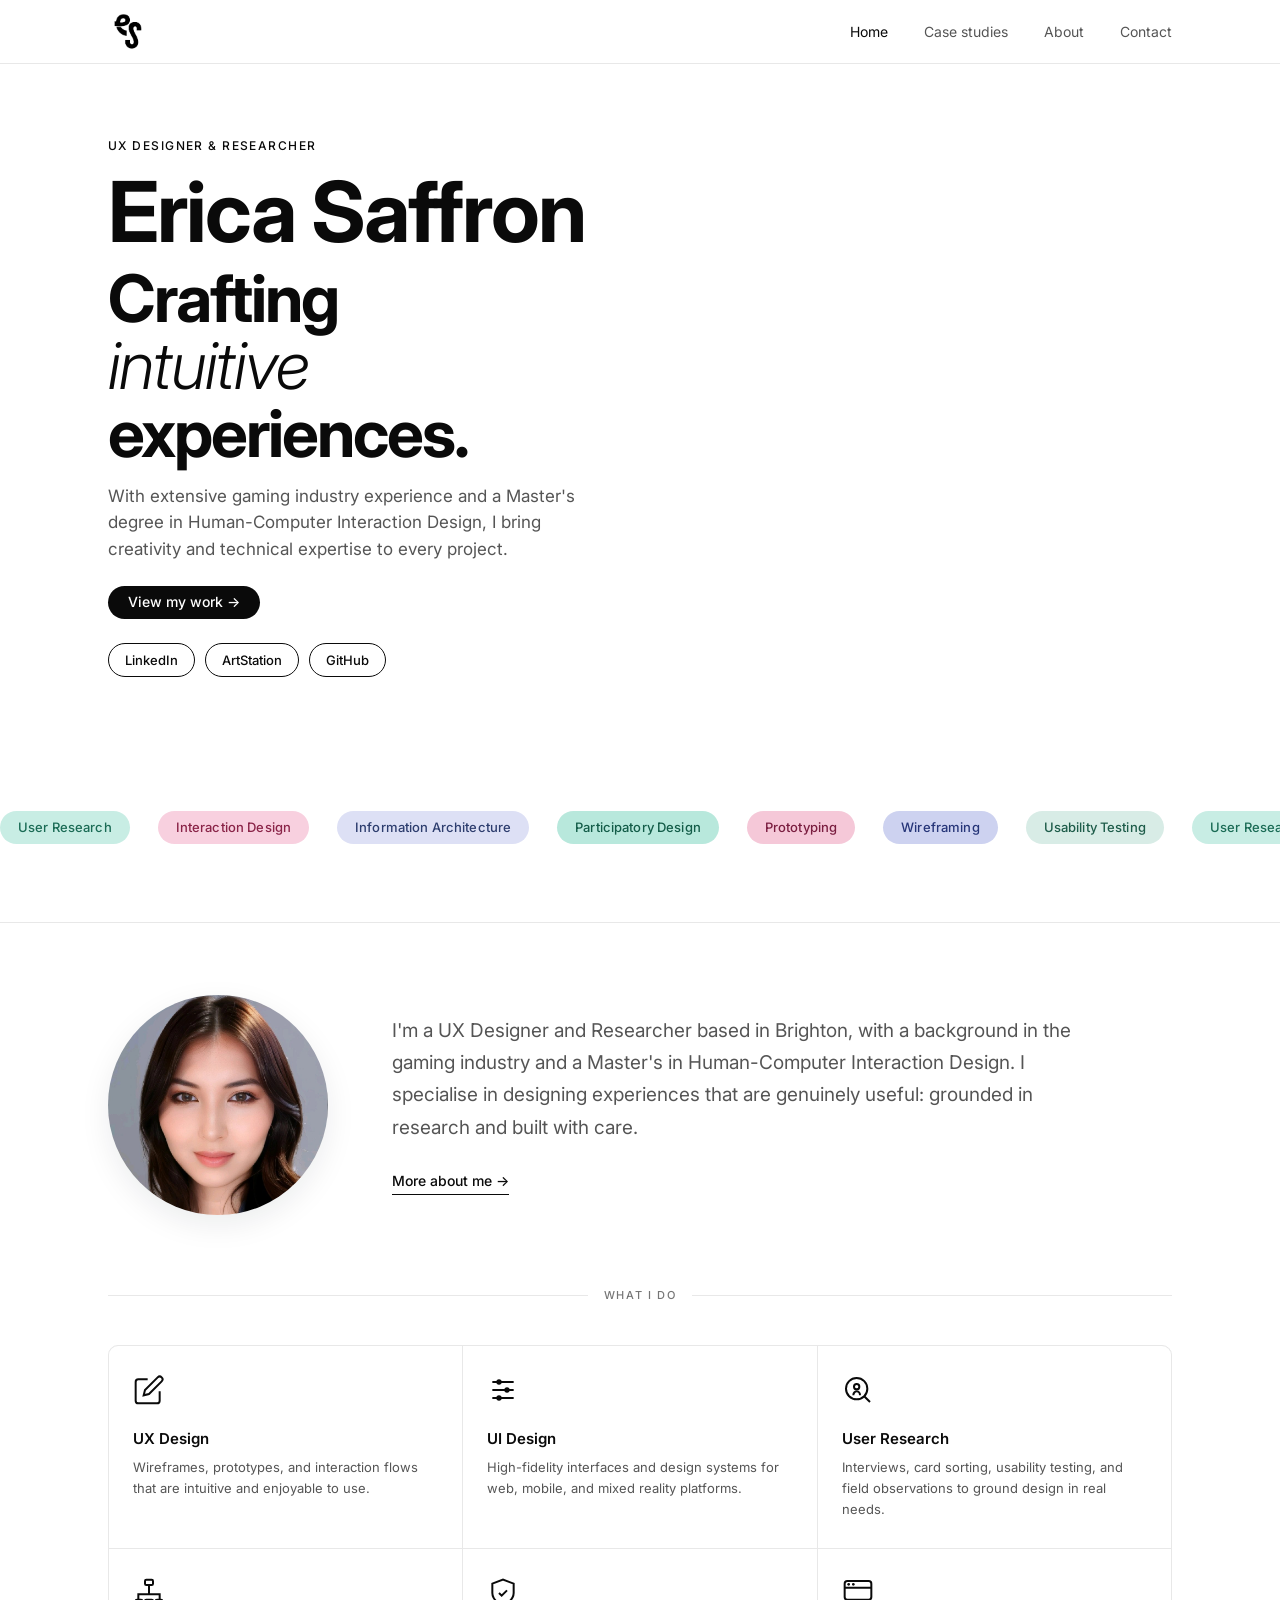
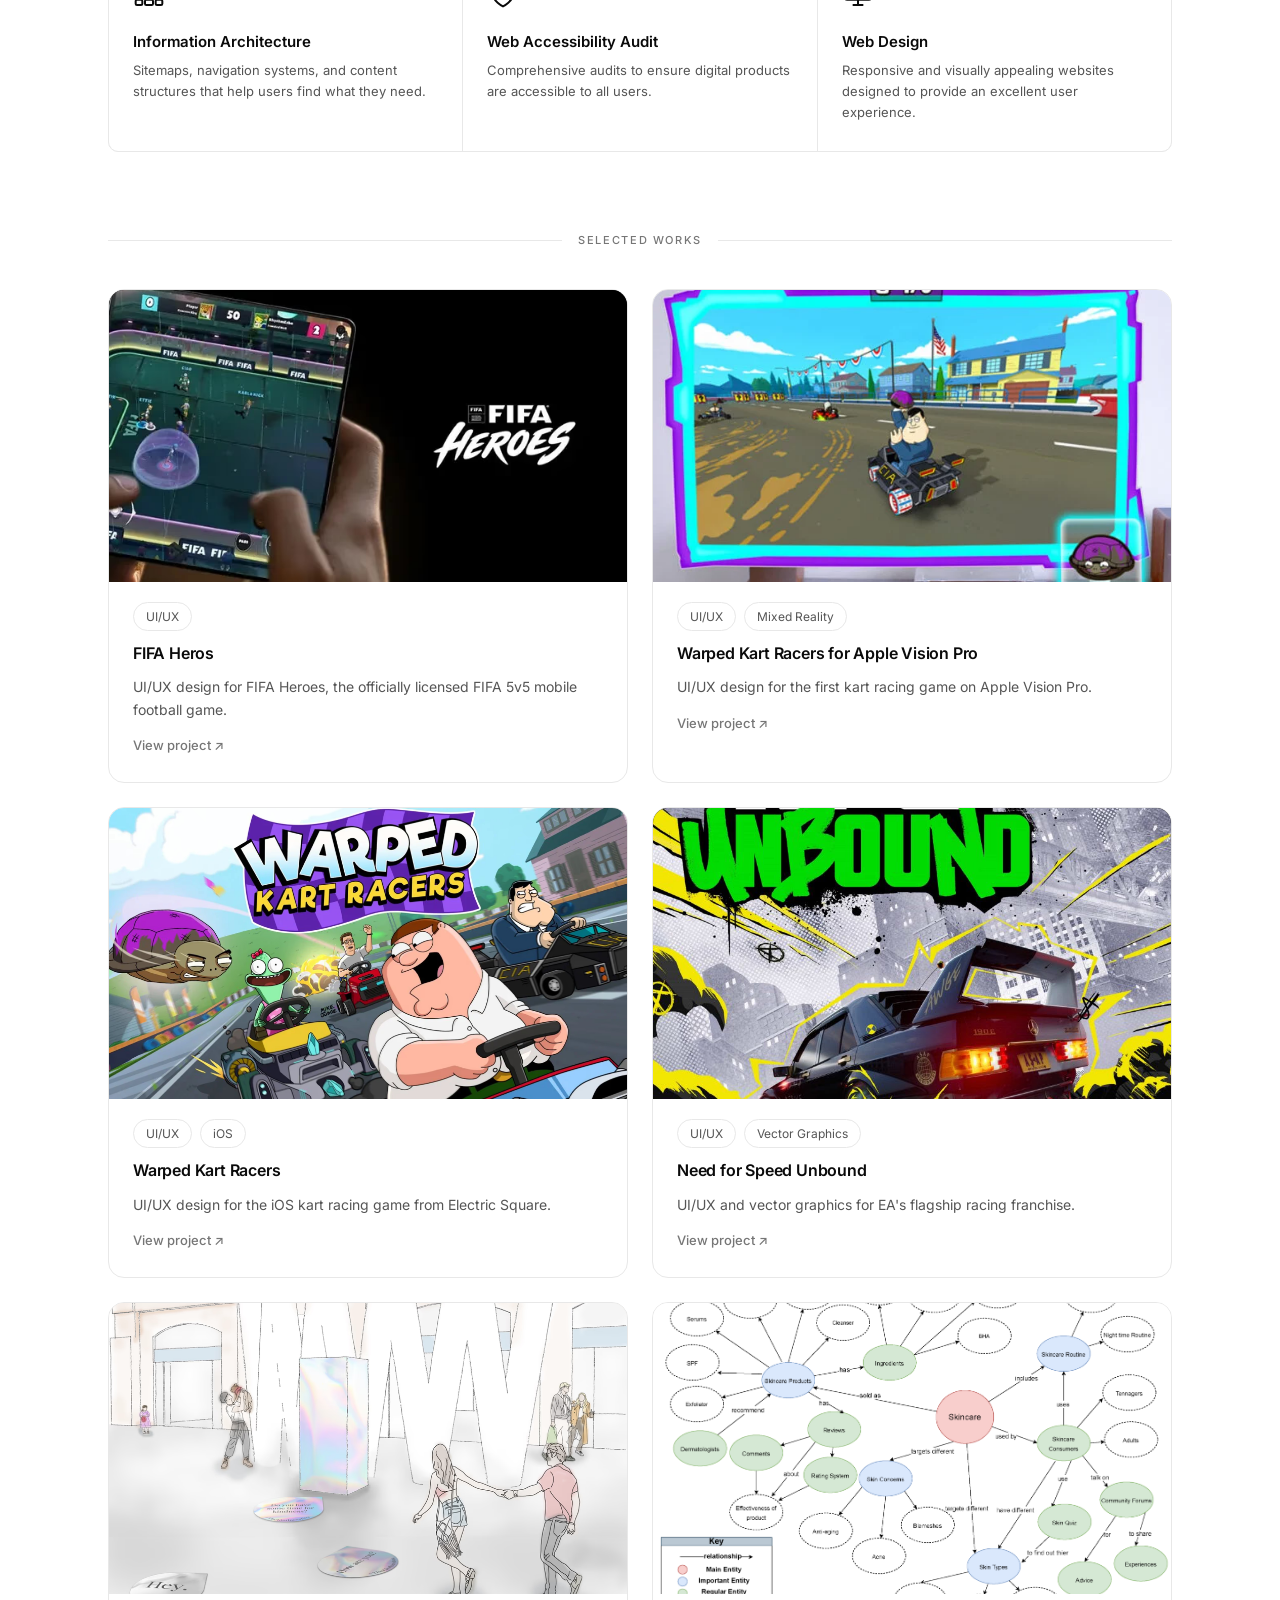
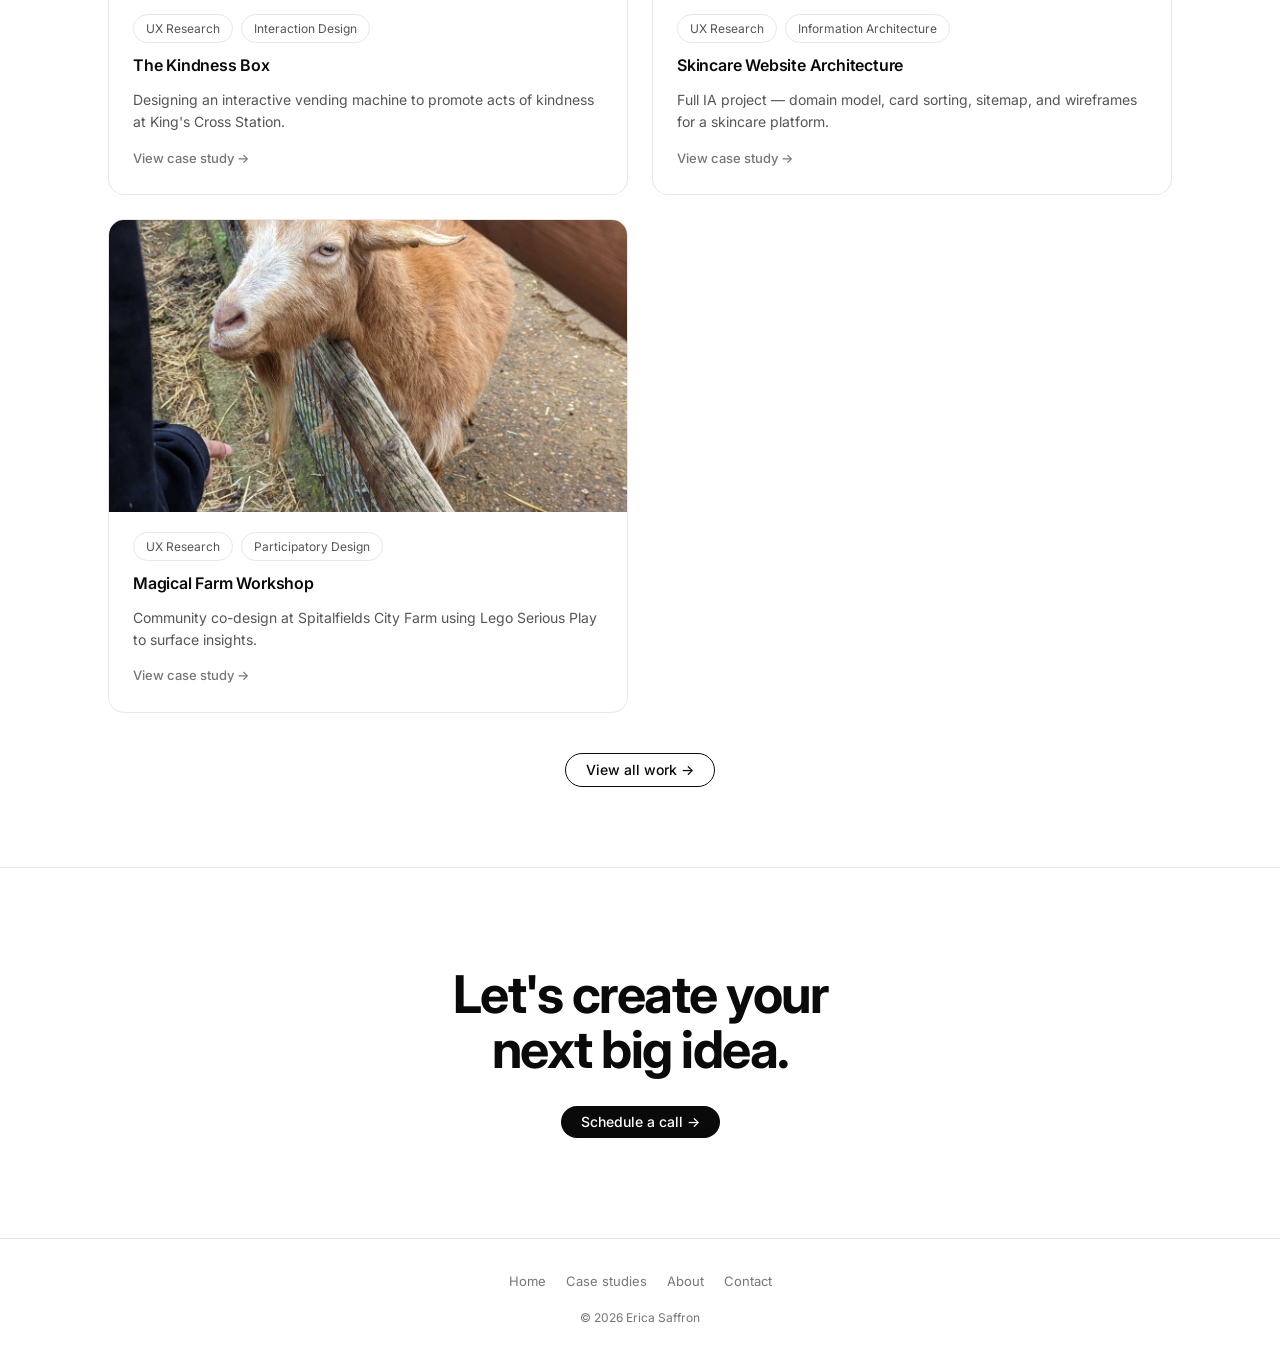
<file: index.html>
<!DOCTYPE html>
<html lang="en">
<head>
  <meta charset="UTF-8">
  <meta name="viewport" content="width=device-width, initial-scale=1.0">
  <title>Erica Saffron | UX Designer & Researcher</title>
  <meta name="description" content="UX Designer and Researcher based in Brighton, specialising in human-centred design, interaction design, and user research.">
  <link rel="preconnect" href="https://fonts.googleapis.com">
  <link rel="preconnect" href="https://fonts.gstatic.com" crossorigin>
  <link href="https://fonts.googleapis.com/css2?family=Inter:wght@300;400;500;600;700&display=swap" rel="stylesheet">
  <link rel="stylesheet" href="css/style.css">
</head>
<body>
  <a href="#main" class="skip-link">Skip to main content</a>

  <!-- NAV -->
  <nav class="nav">
    <div class="nav__inner">
      <a href="index.html" class="nav__logo" aria-label="Erica Saffron home">
        <img src="images/logo-black.jpg" alt="Erica Saffron" style="width:40px;height:40px;border-radius:999px;object-fit:cover;display:block;">
      </a>
      <ul class="nav__links" id="navLinks">
        <li><a href="index.html" class="active">Home</a></li>
        <li><a href="portfolio.html">Case studies</a></li>
        <li><a href="about.html">About</a></li>
        <li><a href="contact.html">Contact</a></li>
      </ul>
      <button class="nav__toggle" id="navToggle" type="button" aria-label="Toggle navigation menu" aria-controls="navLinks" aria-expanded="false" aria-haspopup="true">
        <span aria-hidden="true"></span><span aria-hidden="true"></span><span aria-hidden="true"></span>
      </button>
    </div>
  </nav>

  <main id="main">

    <!-- HERO -->
    <section class="home-hero" style="--home-hero-bg: linear-gradient(rgba(0, 0, 0, 0.78), rgba(255, 0, 242, 0.78)), url('images/your-hero-image.jpg');">
      <div class="container">
        <p class="home-hero__eyebrow">UX Designer & Researcher</p>
        <h1>
          <span class="home-hero__name">Erica Saffron</span>
          <span class="home-hero__tagline">Crafting<br><em>intuitive</em><br>experiences.</span>
        </h1>
        <p class="home-hero__sub">With extensive gaming industry experience and a Master's degree in Human-Computer Interaction Design, I bring creativity and technical expertise to every project.</p>
        <div class="home-hero__actions">
          <a href="portfolio.html" class="btn btn--primary">View my work →</a>
        </div>
        <div class="home-hero__social">
          <a href="https://www.linkedin.com/in/erica-saffron" target="_blank" rel="noopener" aria-label="LinkedIn (opens in new tab)">LinkedIn</a>
          <a href="https://www.artstation.com/ericasaffron" target="_blank" rel="noopener" aria-label="ArtStation (opens in new tab)">ArtStation</a>
          <a href="https://github.com/ericasaffron" target="_blank" rel="noopener" aria-label="GitHub (opens in new tab)">GitHub</a>
        </div>
      </div>
    </section>

    <!-- MARQUEE -->
    <div class="marquee-wrap">
      <div class="marquee-track" aria-hidden="true">
        <span class="dot">User Research</span>
        <span class="dot">Interaction Design</span>
        <span class="dot">Information Architecture</span>
        <span class="dot">Participatory Design</span>
        <span class="dot">Prototyping</span>
        <span class="dot">Wireframing</span>
        <span class="dot">Usability Testing</span>
        <span class="dot">User Research</span>
        <span class="dot">Interaction Design</span>
        <span class="dot">Information Architecture</span>
        <span class="dot">Participatory Design</span>
        <span class="dot">Prototyping</span>
        <span class="dot">Wireframing</span>
        <span class="dot">Usability Testing</span>
        <span class="dot">User Research</span>
        <span class="dot">Interaction Design</span>
        <span class="dot">Information Architecture</span>
        <span class="dot">Participatory Design</span>
        <span class="dot">Prototyping</span>
        <span class="dot">Wireframing</span>
        <span class="dot">Usability Testing</span>
        <span class="dot">User Research</span>
        <span class="dot">Interaction Design</span>
        <span class="dot">Information Architecture</span>
        <span class="dot">Participatory Design</span>
        <span class="dot">Prototyping</span>
        <span class="dot">Wireframing</span>
        <span class="dot">Usability Testing</span>
      </div>
    </div>

    <!-- INTRO -->
    <section class="home-intro">
      <div class="container">
        <div class="home-intro__inner">
          <div class="home-intro__photo">
            <img src="images/erica-portrait.jpg" alt="Erica Saffron">
          </div>
          <div class="home-intro__text">
            <p class="home-intro__body">I'm a UX Designer and Researcher based in Brighton, with a background in the gaming industry and a Master's in Human-Computer Interaction Design. I specialise in designing experiences that are genuinely useful: grounded in research and built with care.</p>
            <a href="about.html" class="home-intro__link">More about me →</a>
          </div>
        </div>
      </div>
    </section>

        <!-- SERVICES -->
    <section style="padding: 0 0 80px;">
      <div class="container">
        <div class="section-label"><span>What I do</span></div>
        <div class="services-grid">
          <div class="service-item">
            <svg class="service-item__icon" viewBox="0 0 24 24" fill="none" stroke="currentColor" stroke-width="1.5">
              <path d="M11 4H4a2 2 0 0 0-2 2v14a2 2 0 0 0 2 2h14a2 2 0 0 0 2-2v-7"/>
              <path d="M18.5 2.5a2.121 2.121 0 0 1 3 3L12 15l-4 1 1-4 9.5-9.5z"/>
            </svg>
            <div class="service-item__name">UX Design</div>
            <div class="service-item__desc">Wireframes, prototypes, and interaction flows that are intuitive and enjoyable to use.</div>
          </div>
          <div class="service-item">
            <svg class="service-item__icon" viewBox="0 0 24 24" fill="none" stroke="currentColor" stroke-width="1.5">
              <line x1="4" y1="6" x2="20" y2="6"/>
              <line x1="4" y1="12" x2="20" y2="12"/>
              <line x1="4" y1="18" x2="20" y2="18"/>
              <circle cx="9" cy="6" r="2" fill="currentColor" stroke="none"/>
              <circle cx="15" cy="12" r="2" fill="currentColor" stroke="none"/>
              <circle cx="9" cy="18" r="2" fill="currentColor" stroke="none"/>
            </svg>
            <div class="service-item__name">UI Design</div>
            <div class="service-item__desc">High-fidelity interfaces and design systems for web, mobile, and mixed reality platforms.</div>
          </div>
          <div class="service-item">
            <svg class="service-item__icon" viewBox="0 0 24 24" fill="none" stroke="currentColor" stroke-width="1.5">
              <circle cx="11" cy="11" r="8"/>
              <path d="m21 21-4.35-4.35"/>
              <circle cx="11" cy="9.5" r="2"/>
              <path d="M8.5 16c0-1.7 1.1-3 2.5-3s2.5 1.3 2.5 3"/>
            </svg>
            <div class="service-item__name">User Research</div>
            <div class="service-item__desc">Interviews, card sorting, usability testing, and field observations to ground design in real needs.</div>
          </div>
          <div class="service-item">
            <svg class="service-item__icon" viewBox="0 0 24 24" fill="none" stroke="currentColor" stroke-width="1.5">
              <rect x="9" y="2" width="6" height="4" rx="1"/>
              <rect x="2" y="17" width="5" height="4" rx="1"/>
              <rect x="9" y="17" width="6" height="4" rx="1"/>
              <rect x="17" y="17" width="5" height="4" rx="1"/>
              <path d="M12 6v7M12 13H4v4M12 13h8v4"/>
            </svg>
            <div class="service-item__name">Information Architecture</div>
            <div class="service-item__desc">Sitemaps, navigation systems, and content structures that help users find what they need.</div>
          </div>
          <div class="service-item">
            <svg class="service-item__icon" viewBox="0 0 24 24" fill="none" stroke="currentColor" stroke-width="1.5">
              <path d="M12 22s8-4 8-10V5l-8-3-8 3v7c0 6 8 10 8 10z"/>
              <polyline points="9 12 11 14 15 10"/>
            </svg>
            <div class="service-item__name">Web Accessibility Audit</div>
            <div class="service-item__desc">Comprehensive audits to ensure digital products are accessible to all users.</div>
          </div>
          <div class="service-item">
            <svg class="service-item__icon" viewBox="0 0 24 24" fill="none" stroke="currentColor" stroke-width="1.5">
              <rect x="2" y="3" width="20" height="14" rx="2"/>
              <path d="M2 8h20M8 21h8M12 17v4"/>
              <circle cx="5" cy="5.5" r="1" fill="currentColor" stroke="none"/>
              <circle cx="8.5" cy="5.5" r="1" fill="currentColor" stroke="none"/>
            </svg>
            <div class="service-item__name">Web Design</div>
            <div class="service-item__desc">Responsive and visually appealing websites designed to provide an excellent user experience.</div>
          </div>
        </div>
      </div>
    </section>

    <!-- SELECTED WORK -->
    <section style="padding: 0 0 80px;">
      <div class="container">
        <div class="section-label"><span>Selected Works</span></div>

        <div class="projects-grid">

                    <!-- FIFA Heros -->
          <a href="https://www.playfifaheroes.com/" target="_blank" rel="noopener" class="project-card">
            <div class="project-card__thumb" style="background: #0a0a0a;">
              <img src="images/fifa-heros-thumb.jpg" alt="FIFA Heros" onerror="this.style.display='none'">
            </div>
            <div class="project-card__body">
              <div class="tag-group" style="margin-bottom:10px;">
                <span class="tag">UI/UX</span>
              </div>
              <div class="project-card__title">FIFA Heros</div>
              <p style="font-size:14px;color:var(--gray-600);line-height:1.6;">UI/UX design for FIFA Heroes, the officially licensed FIFA 5v5 mobile football game.</p>
              <div class="project-card__arrow">View project ↗</div>
            </div>
          </a>

                    <!-- Warped Kart Apple Vision Pro-->
          <a href="https://livelystudio.com/insight-opinion-and-news/warped-kart-racer-avp/" target="_blank" rel="noopener" class="project-card">
            <div class="project-card__thumb" style="background: #e8eaf0;">
              <img src="images/warped-kart-AP-thumb.jpg" alt="Warped Kart Racers for Apple Vision Pro" onerror="this.style.display='none'">
            </div>
            <div class="project-card__body">
              <div class="tag-group" style="margin-bottom:10px;">
                <span class="tag">UI/UX</span>
                <span class="tag">Mixed Reality</span>
              </div>
              <div class="project-card__title">Warped Kart Racers for Apple Vision Pro</div>
              <p style="font-size:14px;color:var(--gray-600);line-height:1.6;">UI/UX design for the first kart racing game on Apple Vision Pro.</p>
              <div class="project-card__arrow">View project ↗</div>
            </div>
          </a>

                    <!-- Warped Kart -->
          <a href="https://electricsquare.com/games/warped-kart-racers/" target="_blank" rel="noopener" class="project-card">
            <div class="project-card__thumb" style="background: #e8eaf0;">
              <img src="images/warped-kart-thumb.jpg" alt="Warped Kart Racers for iOS" onerror="this.style.display='none'">
            </div>
            <div class="project-card__body">
              <div class="tag-group" style="margin-bottom:10px;">
                <span class="tag">UI/UX</span>
                <span class="tag">iOS</span>
              </div>
              <div class="project-card__title">Warped Kart Racers</div>
              <p style="font-size:14px;color:var(--gray-600);line-height:1.6;">UI/UX design for the iOS kart racing game from Electric Square.</p>
              <div class="project-card__arrow">View project ↗</div>
            </div>
          </a>

          <!-- NFS -->
          <a href="https://electricsquare.com/games/need-for-speed-unbound/" target="_blank" rel="noopener" class="project-card">
            <div class="project-card__thumb" style="background: #0a0a0a;">
              <img src="images/nfs-thumb.jpg" alt="Need for Speed Unbound" onerror="this.style.display='none'">
            </div>
            <div class="project-card__body">
              <div class="tag-group" style="margin-bottom:10px;">
                <span class="tag">UI/UX</span>
                <span class="tag">Vector Graphics</span>
              </div>
              <div class="project-card__title">Need for Speed Unbound</div>
              <p style="font-size:14px;color:var(--gray-600);line-height:1.6;">UI/UX and vector graphics for EA's flagship racing franchise.</p>
              <div class="project-card__arrow">View project ↗</div>
            </div>
          </a>

          
          <!-- Kindness Box -->
          <a href="kindness-box.html" class="project-card">
            <div class="project-card__thumb" style="background: #f0ede8;">
              <img src="images/kindness-box-thumb.jpg" alt="The Kindness Box — an iridescent vending machine installation at King's Cross" onerror="this.style.display='none'">
            </div>
            <div class="project-card__body">
              <div class="tag-group" style="margin-bottom:10px;">
                <span class="tag">UX Research</span>
                <span class="tag">Interaction Design</span>
              </div>
              <div class="project-card__title">The Kindness Box</div>
              <p style="font-size:14px;color:var(--gray-600);line-height:1.6;">Designing an interactive vending machine to promote acts of kindness at King's Cross Station.</p>
              <div class="project-card__arrow">View case study →</div>
            </div>
          </a>

          <!-- IA Skincare -->
          <a href="information-architecture.html" class="project-card">
            <div class="project-card__thumb" style="background: #fce8e6;">
              <img src="images/ia-thumb.jpg" alt="Information Architecture sitemap for a skincare website" onerror="this.style.display='none'">
            </div>
            <div class="project-card__body">
              <div class="tag-group" style="margin-bottom:10px;">
                <span class="tag">UX Research</span>
                <span class="tag">Information Architecture</span>
              </div>
              <div class="project-card__title">Skincare Website Architecture</div>
              <p style="font-size:14px;color:var(--gray-600);line-height:1.6;">Full IA project — domain model, card sorting, sitemap, and wireframes for a skincare platform.</p>
              <div class="project-card__arrow">View case study →</div>
            </div>
          </a>

          <!-- Participatory Design -->
          <a href="participatory-design.html" class="project-card">
            <div class="project-card__thumb" style="background: #e8f0e8;">
              <img src="images/farm-thumb.jpg" alt="Lego Serious Play workshop at Spitalfields City Farm" onerror="this.style.display='none'">
            </div>
            <div class="project-card__body">
              <div class="tag-group" style="margin-bottom:10px;">
                <span class="tag">UX Research</span>
                <span class="tag">Participatory Design</span>
              </div>
              <div class="project-card__title">Magical Farm Workshop</div>
              <p style="font-size:14px;color:var(--gray-600);line-height:1.6;">Community co-design at Spitalfields City Farm using Lego Serious Play to surface insights.</p>
              <div class="project-card__arrow">View case study →</div>
            </div>
          </a>

        </div>

        <div style="text-align:center; margin-top:40px;">
          <a href="portfolio.html" class="btn btn--outline">View all work →</a>
        </div>
      </div>
    </section>

    <!-- FOOTER CTA -->
    <div class="footer-cta">
      <div class="container">
        <h2 class="footer-cta__heading">Let's create your<br>next big idea.</h2>
        <a href="https://calendly.com/ericasaffron/initial-consultation" target="_blank" rel="noopener" class="btn btn--primary">Schedule a call →</a>
      </div>
    </div>

  </main>

  <footer>
    <div class="footer__inner">
      <nav class="footer__nav">
        <a href="index.html">Home</a>
        <a href="portfolio.html">Case studies</a>
        <a href="about.html">About</a>
        <a href="contact.html">Contact</a>
      </nav>
      <p class="footer__copy">© 2026 Erica Saffron</p>
    </div>
  </footer>

  <script src="js/nav.js"></script>
</body>
</html>
</file>
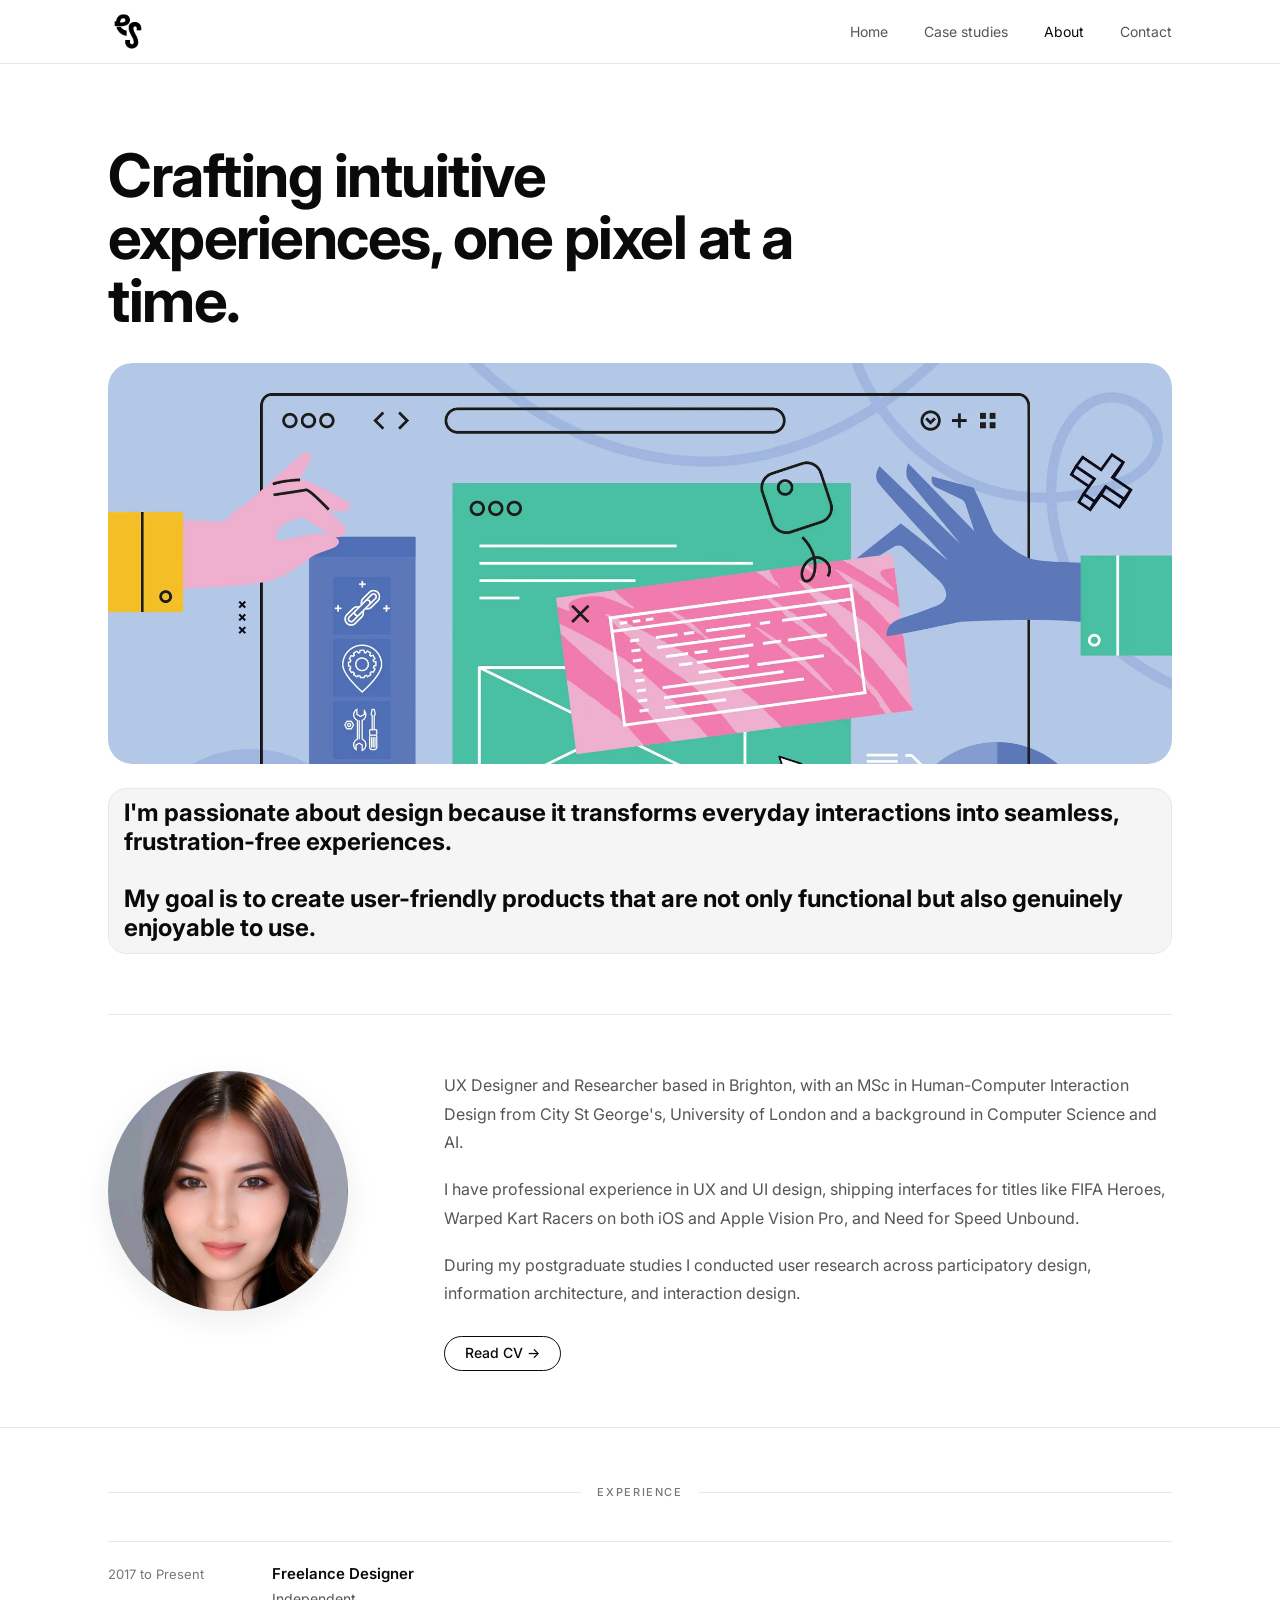
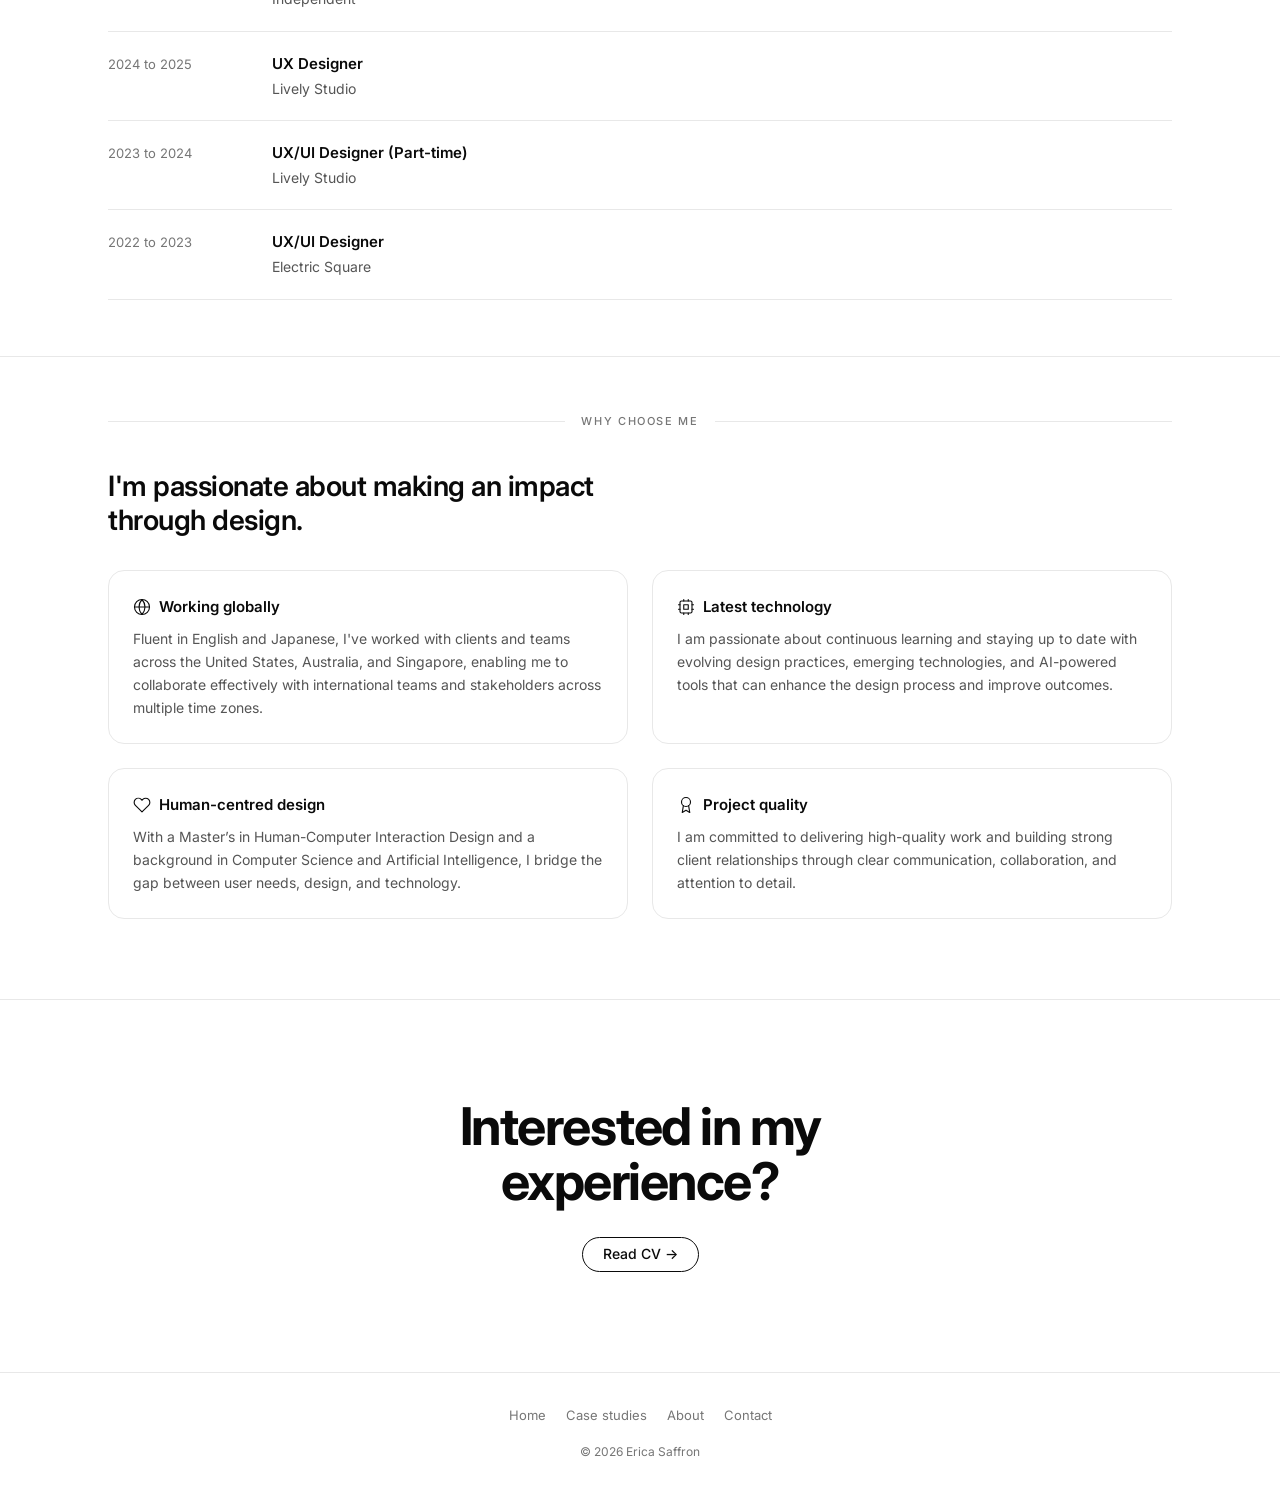
<file: about.html>
<!DOCTYPE html>
<html lang="en">
<head>
  <meta charset="UTF-8">
  <meta name="viewport" content="width=device-width, initial-scale=1.0">
  <title>About | Erica Saffron</title>
  <meta name="description" content="I'm passionate about design because it transforms everyday interactions into seamless, frustration-free experiences.">
  <link rel="preconnect" href="https://fonts.googleapis.com">
  <link rel="preconnect" href="https://fonts.gstatic.com" crossorigin>
  <link href="https://fonts.googleapis.com/css2?family=Inter:wght@300;400;500;600;700&display=swap" rel="stylesheet">
  <link rel="stylesheet" href="css/style.css">
</head>
<body>
  <a href="#main" class="skip-link">Skip to main content</a>

  <nav class="nav">
    <div class="nav__inner">
      <a href="index.html" class="nav__logo" aria-label="Erica Saffron home">
        <img src="images/logo-black.jpg" alt="Erica Saffron" style="width:40px;height:40px;border-radius:999px;object-fit:cover;display:block;">
      </a>
      <ul class="nav__links" id="navLinks">
        <li><a href="index.html">Home</a></li>
        <li><a href="portfolio.html">Case studies</a></li>
        <li><a href="about.html" class="active">About</a></li>
        <li><a href="contact.html">Contact</a></li>
      </ul>
      <button class="nav__toggle" id="navToggle" type="button" aria-label="Toggle navigation menu" aria-controls="navLinks" aria-expanded="false" aria-haspopup="true">
        <span aria-hidden="true"></span><span aria-hidden="true"></span><span aria-hidden="true"></span>
      </button>
    </div>
  </nav>

  <main id="main">

    <section class="about-hero">
      <div class="container">
        <h1>Crafting intuitive experiences, one pixel at a time.</h1>
        <div class="about-hero__image-wrap" style="margin-top:28px;width:100%;">
          <img src="images/your-hero-image.jpg" alt="Erica Saffron" style="width:100%;height:auto;border-radius:24px;display:block;object-fit:cover;">
        </div>
        <h2 class="about-hero__note" style="margin-top:24px; padding:10px 15px; background:var(--gray-100); border:1px solid var(--gray-200); border-radius:18px; width:100%; box-sizing:border-box; font-size:24px; line-height:1.2; font-weight:700;">
        I'm passionate about design because it transforms everyday interactions into seamless, frustration-free experiences.<br><br>My goal is to create user-friendly products that are not only functional but also genuinely enjoyable to use.
        </h2>
      </div>
    </section>

    <!-- BIO + PHOTO -->
    <section>
      <div class="container">
        <div class="about-grid">
          <div>
            <div class="about-photo">
              <img src="images/erica-portrait.jpg" alt="Erica Saffron, UX Designer and Researcher" onerror="this.parentElement.style.background='var(--gray-100)'">
            </div>
          </div>
          <div class="about-bio">
            <p>UX Designer and Researcher based in Brighton, with an MSc in Human-Computer Interaction Design from City St George's, University of London and a background in Computer Science and AI.</p>
            <p>I have professional experience in UX and UI design, shipping interfaces for titles like FIFA Heroes, Warped Kart Racers on both iOS and Apple Vision Pro, and Need for Speed Unbound. </p>
            <p>During my postgraduate studies I conducted user research across participatory design, information architecture, and interaction design.</p>
            <div style="margin-top:28px;">
              <a href="https://drive.google.com/file/d/12uPx04TxaGbDtDjp97G-N8EeiYUukvZS/view?usp=sharing" target="_blank" rel="noopener" class="btn btn--outline">Read CV →</a>
            </div>
          </div>
        </div>
      </div>
    </section>

    <!-- EXPERIENCE -->
    <section class="exp-section">
      <div class="container">
        <div class="section-label"><span>Experience</span></div>
        <div class="exp-list">
          <div class="exp-item">
            <div class="exp-years">2017 to Present</div>
            <div>
              <div class="exp-role">Freelance Designer</div>
              <div class="exp-company">Independent</div>
            </div>
          </div>
          <div class="exp-item">
            <div class="exp-years">2024 to 2025</div>
            <div>
              <div class="exp-role">UX Designer</div>
              <div class="exp-company">Lively Studio</div>
            </div>
          </div>
          <div class="exp-item">
            <div class="exp-years">2023 to 2024</div>
            <div>
              <div class="exp-role">UX/UI Designer (Part-time)</div>
              <div class="exp-company">Lively Studio</div>
            </div>
          </div>
          <div class="exp-item">
            <div class="exp-years">2022 to 2023</div>
            <div>
              <div class="exp-role">UX/UI Designer</div>
              <div class="exp-company">Electric Square</div>
            </div>
          </div>
      
        </div>
      </div>
    </section>

    <!-- WHY CHOOSE ME -->
    <section style="padding: 56px 0 80px; border-top: 1px solid var(--gray-200);">
      <div class="container">
        <div class="section-label"><span>Why choose me</span></div>
        <p class="t-h2" style="max-width:560px; margin-bottom: 8px;">I'm passionate about making an impact through design.</p>
        <div class="why-grid">
          <div class="why-item">
            <div class="why-item__title">
              <svg aria-hidden="true" viewBox="0 0 24 24" fill="none" stroke="currentColor" stroke-width="1.5" stroke-linecap="round" stroke-linejoin="round"><circle cx="12" cy="12" r="10"/><path d="M2 12h20M12 2a15.3 15.3 0 0 1 4 10 15.3 15.3 0 0 1-4 10 15.3 15.3 0 0 1-4-10 15.3 15.3 0 0 1 4-10z"/></svg>
              Working globally
            </div>
            <div class="why-item__desc">Fluent in English and Japanese, I've worked with clients and teams across the United States, Australia, and Singapore, enabling me to collaborate effectively with international teams and stakeholders across multiple time zones.</div>
          </div>
          <div class="why-item">
            <div class="why-item__title">
              <svg aria-hidden="true" viewBox="0 0 24 24" fill="none" stroke="currentColor" stroke-width="1.5" stroke-linecap="round" stroke-linejoin="round"><rect x="4" y="4" width="16" height="16" rx="2"/><rect x="9" y="9" width="6" height="6"/><path d="M9 2v2M15 2v2M9 20v2M15 20v2M2 9h2M2 15h2M20 9h2M20 15h2"/></svg>
              Latest technology
            </div>
            <div class="why-item__desc">I am passionate about continuous learning and staying up to date with evolving design practices, emerging technologies, and AI-powered tools that can enhance the design process and improve outcomes.</div>
          </div>
          <div class="why-item">
            <div class="why-item__title">
              <svg aria-hidden="true" viewBox="0 0 24 24" fill="none" stroke="currentColor" stroke-width="1.5" stroke-linecap="round" stroke-linejoin="round"><path d="M20.84 4.61a5.5 5.5 0 0 0-7.78 0L12 5.67l-1.06-1.06a5.5 5.5 0 0 0-7.78 7.78l1.06 1.06L12 21.23l7.78-7.78 1.06-1.06a5.5 5.5 0 0 0 0-7.78z"/></svg>
              Human-centred design
            </div>
            <div class="why-item__desc">With a Master’s in Human-Computer Interaction Design and a background in Computer Science and Artificial Intelligence, I bridge the gap between user needs, design, and technology.</div>
          </div>
          <div class="why-item">
            <div class="why-item__title">
              <svg aria-hidden="true" viewBox="0 0 24 24" fill="none" stroke="currentColor" stroke-width="1.5" stroke-linecap="round" stroke-linejoin="round"><circle cx="12" cy="8" r="6"/><path d="M15.477 12.89 17 22l-5-3-5 3 1.523-9.11"/></svg>
              Project quality
            </div>
            <div class="why-item__desc">I am committed to delivering high-quality work and building strong client relationships through clear communication, collaboration, and attention to detail.</div>
          </div>
        </div>
      </div>
    </section>

    <div class="footer-cta">
      <div class="container">
        <h2 class="footer-cta__heading">Interested in my<br>experience?</h2>
        <div style="display:flex;gap:16px;justify-content:center;flex-wrap:wrap;">
          <a href="https://drive.google.com/file/d/12uPx04TxaGbDtDjp97G-N8EeiYUukvZS/view?usp=sharing" target="_blank" rel="noopener" class="btn btn--outline">Read CV →</a>
        </div>
      </div>
    </div>

  </main>

  <footer>
    <div class="footer__inner">
      <nav class="footer__nav">
        <a href="index.html">Home</a>
        <a href="portfolio.html">Case studies</a>
        <a href="about.html">About</a>
        <a href="contact.html">Contact</a>
      </nav>
      <p class="footer__copy">© 2026 Erica Saffron</p>
    </div>
  </footer>

  <script src="js/nav.js"></script>
</body>
</html>
</file>
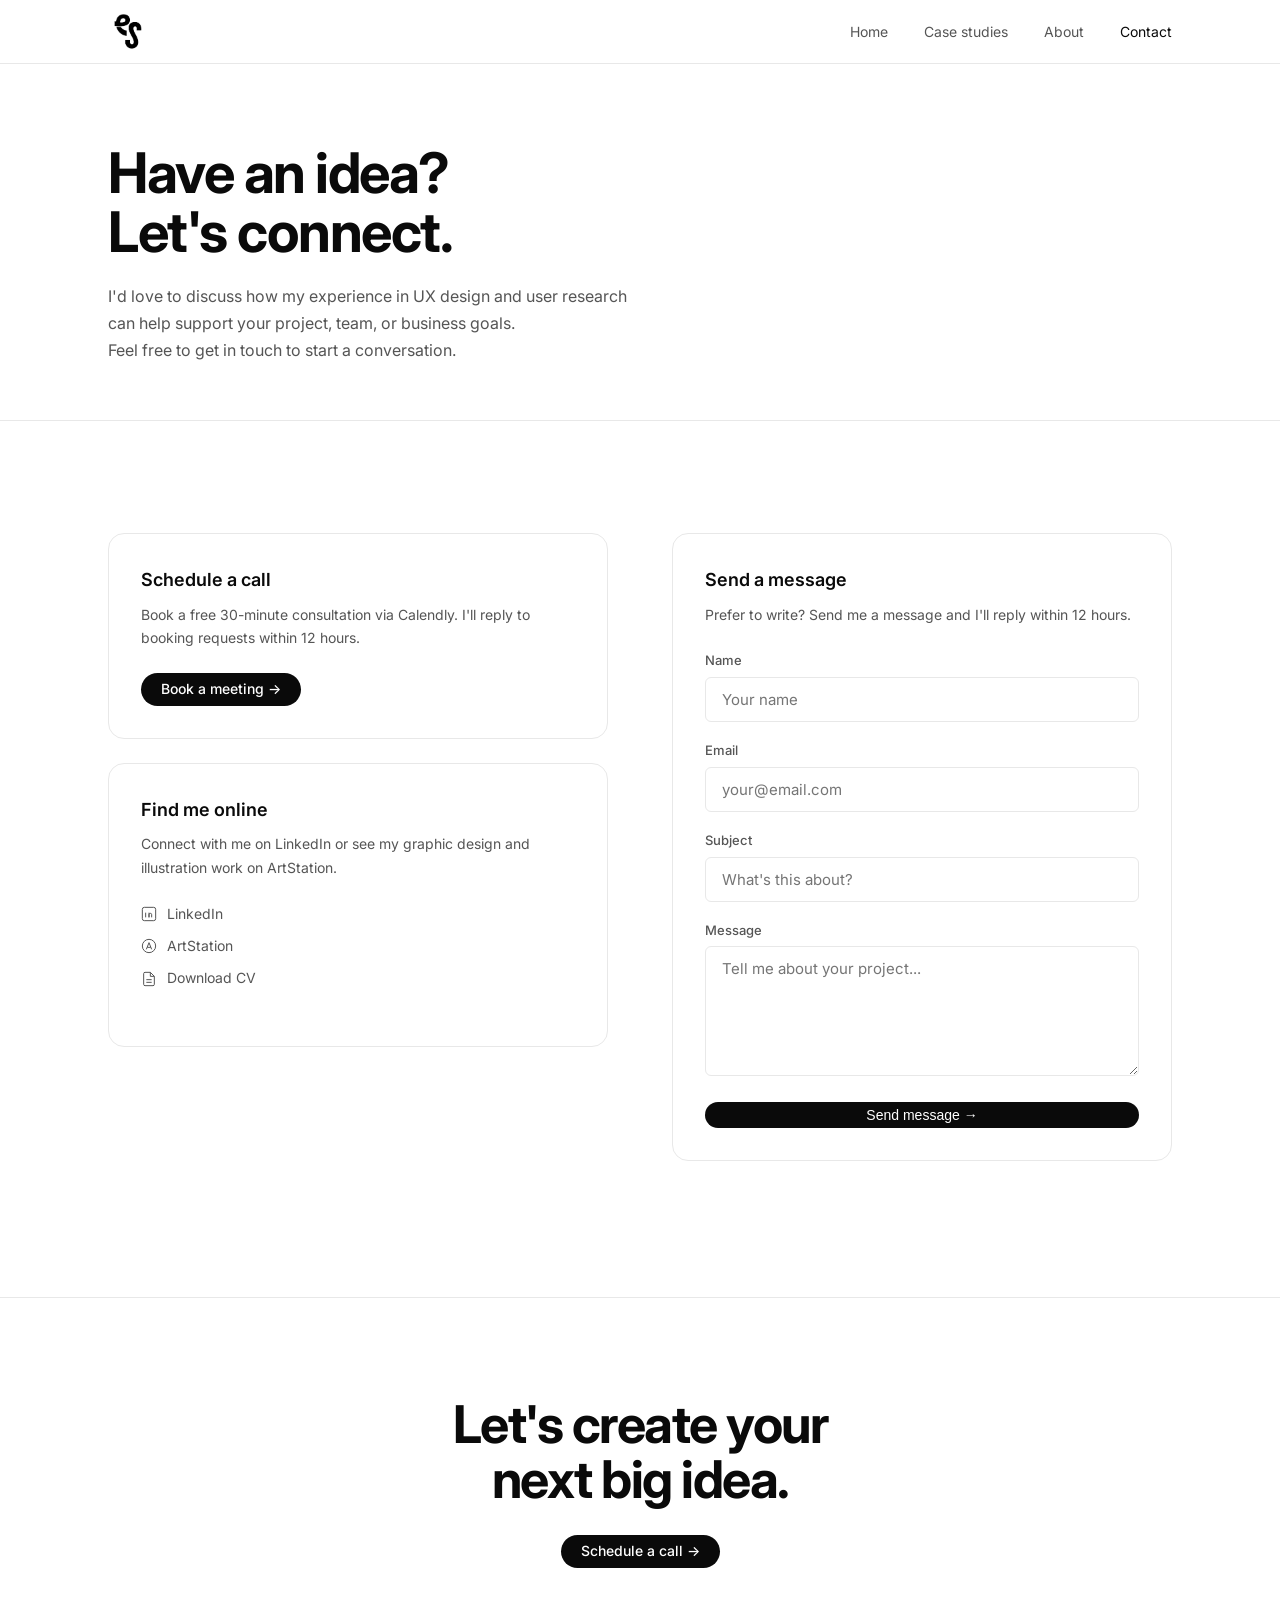
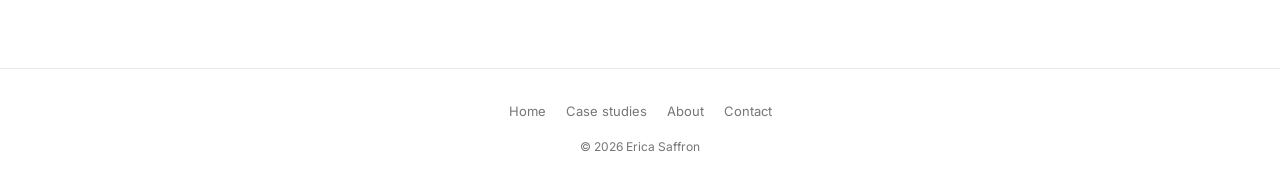
<file: contact.html>
<!DOCTYPE html>
<html lang="en">
<head>
  <meta charset="UTF-8">
  <meta name="viewport" content="width=device-width, initial-scale=1.0">
  <title>Contact | Erica Saffron</title>
  <meta name="description" content="Get in touch with Erica Saffron, UX Designer and Researcher based in Brighton.">
  <link rel="preconnect" href="https://fonts.googleapis.com">
  <link rel="preconnect" href="https://fonts.gstatic.com" crossorigin>
  <link href="https://fonts.googleapis.com/css2?family=Inter:wght@300;400;500;600;700&display=swap" rel="stylesheet">
  <link rel="stylesheet" href="css/style.css">
  <script src="https://js.hcaptcha.com/1/api.js" async defer></script>
</head>
<body>
  <a href="#main" class="skip-link">Skip to main content</a>

  <nav class="nav">
    <div class="nav__inner">
           <a href="index.html" class="nav__logo" aria-label="Erica Saffron home">
        <img src="images/logo-black.jpg" alt="Erica Saffron" style="width:40px;height:40px;border-radius:999px;object-fit:cover;display:block;">
      </a>
      <ul class="nav__links" id="navLinks">
        <li><a href="index.html">Home</a></li>
        <li><a href="portfolio.html">Case studies</a></li>
        <li><a href="about.html">About</a></li>
        <li><a href="contact.html" class="active">Contact</a></li>
      </ul>
      <button class="nav__toggle" id="navToggle" type="button" aria-label="Toggle navigation menu" aria-controls="navLinks" aria-expanded="false" aria-haspopup="true">
        <span aria-hidden="true"></span><span aria-hidden="true"></span><span aria-hidden="true"></span>
      </button>
    </div>
  </nav>

  <main id="main">

    <section class="contact-hero">
      <div class="container">
        <h1>Have an idea?<br>Let's connect.</h1>
        <p>I'd love to discuss how my experience in UX design and user research can help support your project, team, or business goals. </p>
        <p>Feel free to get in touch to start a conversation.</p>
      </div>
    </section>

    <section style="padding: 56px 0 80px;">
      <div class="container">
        <div class="contact-grid">

          <!-- Left: schedule + links -->
          <div style="display:flex;flex-direction:column;gap:24px;">

            <div class="contact-card">
              <h3>Schedule a call</h3>
              <p>Book a free 30-minute consultation via Calendly. I'll reply to booking requests within 12 hours.</p>
              <a href="https://calendly.com/ericasaffron/initial-consultation" target="_blank" rel="noopener" class="btn btn--primary" style="width:fit-content;">Book a meeting →</a>
            </div>

            <div class="contact-card">
              <h3>Find me online</h3>
              <p>Connect with me on LinkedIn or see my graphic design and illustration work on ArtStation.</p>
              <div class="contact-links">
                <a href="https://www.linkedin.com/in/ericasaffron" target="_blank" rel="noopener" class="contact-link">
                  <svg viewBox="0 0 24 24" fill="none" stroke="currentColor" stroke-width="1.5"><rect x="2" y="2" width="20" height="20" rx="3"/><path d="M7 10v7M7 7v.01M12 17v-4a2 2 0 014 0v4M12 10v7"/></svg>
                  LinkedIn
                </a>
                <a href="https://www.artstation.com/ericasaffron" target="_blank" rel="noopener" class="contact-link">
                  <svg viewBox="0 0 24 24" fill="none" stroke="currentColor" stroke-width="1.5"><circle cx="12" cy="12" r="10"/><path d="M8 17l4-10 4 10M9.5 14h5"/></svg>
                  ArtStation
                </a>
                <a href="https://drive.google.com/file/d/12uPx04TxaGbDtDjp97G-N8EeiYUukvZS/view?usp=sharing" target="_blank" rel="noopener" class="contact-link">
                  <svg viewBox="0 0 24 24" fill="none" stroke="currentColor" stroke-width="1.5"><path d="M14 2H6a2 2 0 00-2 2v16a2 2 0 002 2h12a2 2 0 002-2V8z"/><polyline points="14 2 14 8 20 8"/><line x1="16" y1="13" x2="8" y2="13"/><line x1="16" y1="17" x2="8" y2="17"/></svg>
                  Download CV
                </a>
              </div>
            </div>

          </div>

          <!-- Right: message form -->
          <div class="contact-card">
            <h3>Send a message</h3>
            <p>Prefer to write? Send me a message and I'll reply within 12 hours.</p>
            <form id="contactForm" novalidate>
              <input type="hidden" name="access_key" value="0bf2b426-7b29-4762-b055-c6d1f517f14d">
              <input type="hidden" name="from_name" value="Erica Saffron Portfolio">
              <input type="checkbox" name="botcheck" style="display:none;">
              <div class="form-group">
                <label for="name">Name</label>
                <input type="text" id="name" name="name" autocomplete="name" placeholder="Your name" required>
              </div>
              <div class="form-group">
                <label for="email">Email</label>
                <input type="email" id="email" name="email" autocomplete="email" placeholder="your@email.com" required>
              </div>
              <div class="form-group">
                <label for="subject">Subject</label>
                <input type="text" id="subject" name="subject" autocomplete="off" placeholder="What's this about?" aria-describedby="subjectError">
                <span id="subjectError" style="display:none;font-size:12px;color:#c0392b;margin-top:4px;">Please enter a subject.</span>
              </div>
              <div class="form-group">
                <label for="message">Message</label>
                <textarea id="message" name="message" autocomplete="off" placeholder="Tell me about your project..." aria-describedby="messageError"></textarea>
                <span id="messageError" style="display:none;font-size:12px;color:#c0392b;margin-top:4px;">Please enter a message.</span>
              </div>
              <div class="h-captcha" data-sitekey="50b2fe65-b00b-4b9e-ad62-3ba471098be2" style="margin-bottom:16px;"></div>
              <button type="submit" class="btn btn--primary" style="width:100%;justify-content:center;" id="submitBtn">Send message →</button>
              <p id="formMsg" style="font-size:13px;margin-top:12px;text-align:center;display:none;"></p>
            </form>
          </div>

        </div>
      </div>
    </section>

    <div class="footer-cta">
      <div class="container">
        <h2 class="footer-cta__heading">Let's create your<br>next big idea.</h2>
        <a href="https://calendly.com/ericasaffron/initial-consultation" target="_blank" rel="noopener" class="btn btn--primary">Schedule a call →</a>
      </div>
    </div>

  </main>

  <footer>
    <div class="footer__inner">
      <nav class="footer__nav">
        <a href="index.html">Home</a>
        <a href="portfolio.html">Case studies</a>
        <a href="about.html">About</a>
        <a href="contact.html">Contact</a>
      </nav>
      <p class="footer__copy">© 2026 Erica Saffron</p>
    </div>
  </footer>

  <script src="js/nav.js"></script>
  <script>
    const subjectInput = document.getElementById('subject');
    const messageInput = document.getElementById('message');
    const subjectError = document.getElementById('subjectError');
    const messageError = document.getElementById('messageError');

    function setError(input, errorEl, show) {
      errorEl.style.display = show ? 'block' : 'none';
      input.style.outline = show ? '2px solid #c0392b' : '';
    }

    subjectInput.addEventListener('input', () => setError(subjectInput, subjectError, false));
    messageInput.addEventListener('input', () => setError(messageInput, messageError, false));

    document.getElementById('contactForm').addEventListener('submit', async function(e) {
      e.preventDefault();
      const btn = document.getElementById('submitBtn');
      const msg = document.getElementById('formMsg');

      const subjectEmpty = !subjectInput.value.trim();
      const messageEmpty = !messageInput.value.trim();
      setError(subjectInput, subjectError, subjectEmpty);
      setError(messageInput, messageError, messageEmpty);
      if (subjectEmpty || messageEmpty) {
        if (subjectEmpty) subjectInput.focus();
        else messageInput.focus();
        return;
      }

      // Block submission if hCaptcha hasn't been completed
      if (!hcaptcha.getResponse()) {
        msg.textContent = 'Please tick the "I\'m not a robot" box before sending.';
        msg.style.color = '#c0392b';
        msg.style.display = 'block';
        return;
      }

      btn.textContent = 'Sending…';
      btn.disabled = true;
      msg.style.display = 'none';

      const data = new FormData(this);
      data.delete('g-recaptcha-response');

      try {
        const res = await fetch('https://api.web3forms.com/submit', {
          method: 'POST',
          body: data
        });
        const json = await res.json();

        if (json.success) {
          msg.style.color = 'var(--gray-600)';
          msg.style.display = 'block';
          this.reset();
          hcaptcha.reset();
          setError(subjectInput, subjectError, false);
          setError(messageInput, messageError, false);

          let remaining = 30;
          btn.textContent = `Send another in ${remaining}s`;
          msg.textContent = `✓ Message sent! I'll reply within 12 hours.`;
          const countdown = setInterval(() => {
            remaining--;
            if (remaining > 0) {
              btn.textContent = `Send another in ${remaining}s`;
            } else {
              clearInterval(countdown);
              btn.textContent = 'Send message →';
              btn.disabled = false;
              msg.style.display = 'none';
            }
          }, 1000);
        } else {
          msg.textContent = 'Something went wrong — please email me directly at ericasaffron@outlook.com';
          msg.style.color = '#c0392b';
          msg.style.display = 'block';
          btn.textContent = 'Send message →';
          btn.disabled = false;
        }
      } catch (_) {
        msg.textContent = 'Something went wrong — please email me directly at ericasaffron@outlook.com';
        msg.style.color = '#c0392b';
        msg.style.display = 'block';
        btn.textContent = 'Send message →';
        btn.disabled = false;
      }
    });
  </script>
</body>
</html>
</file>
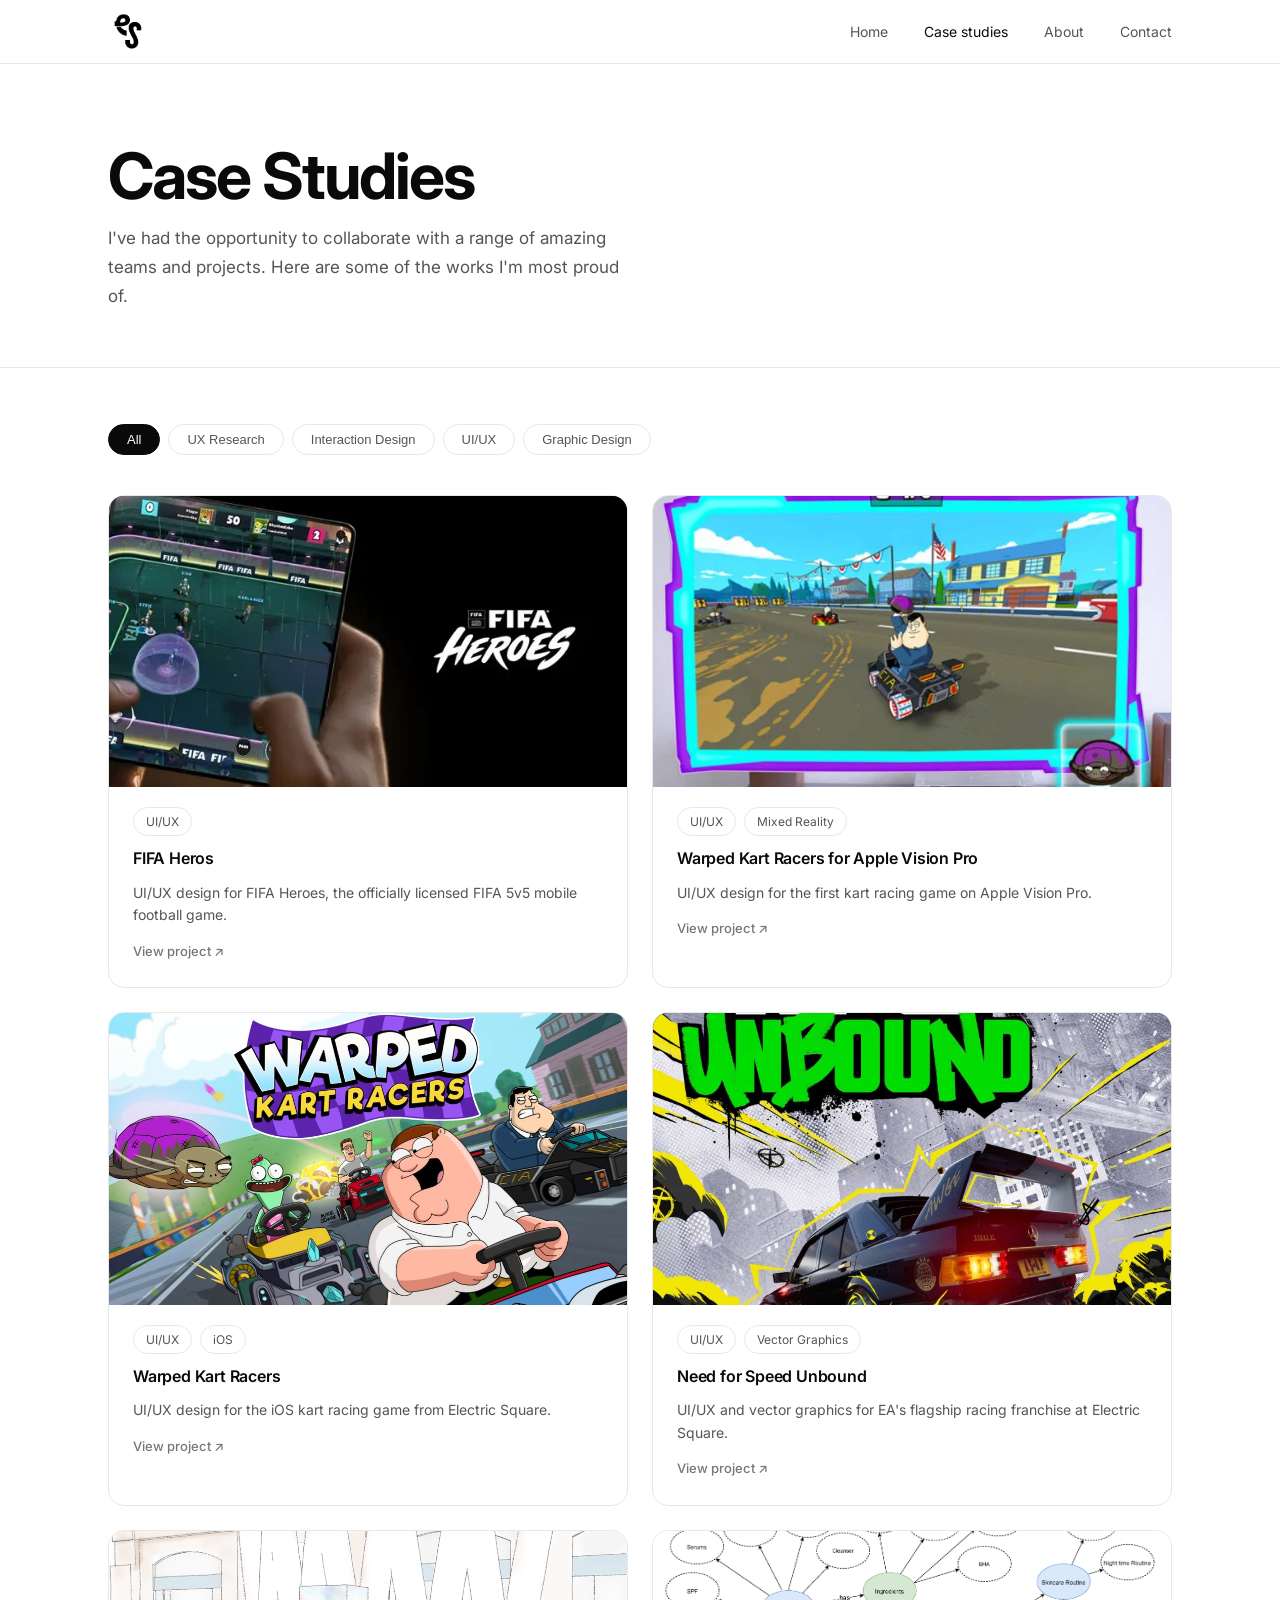
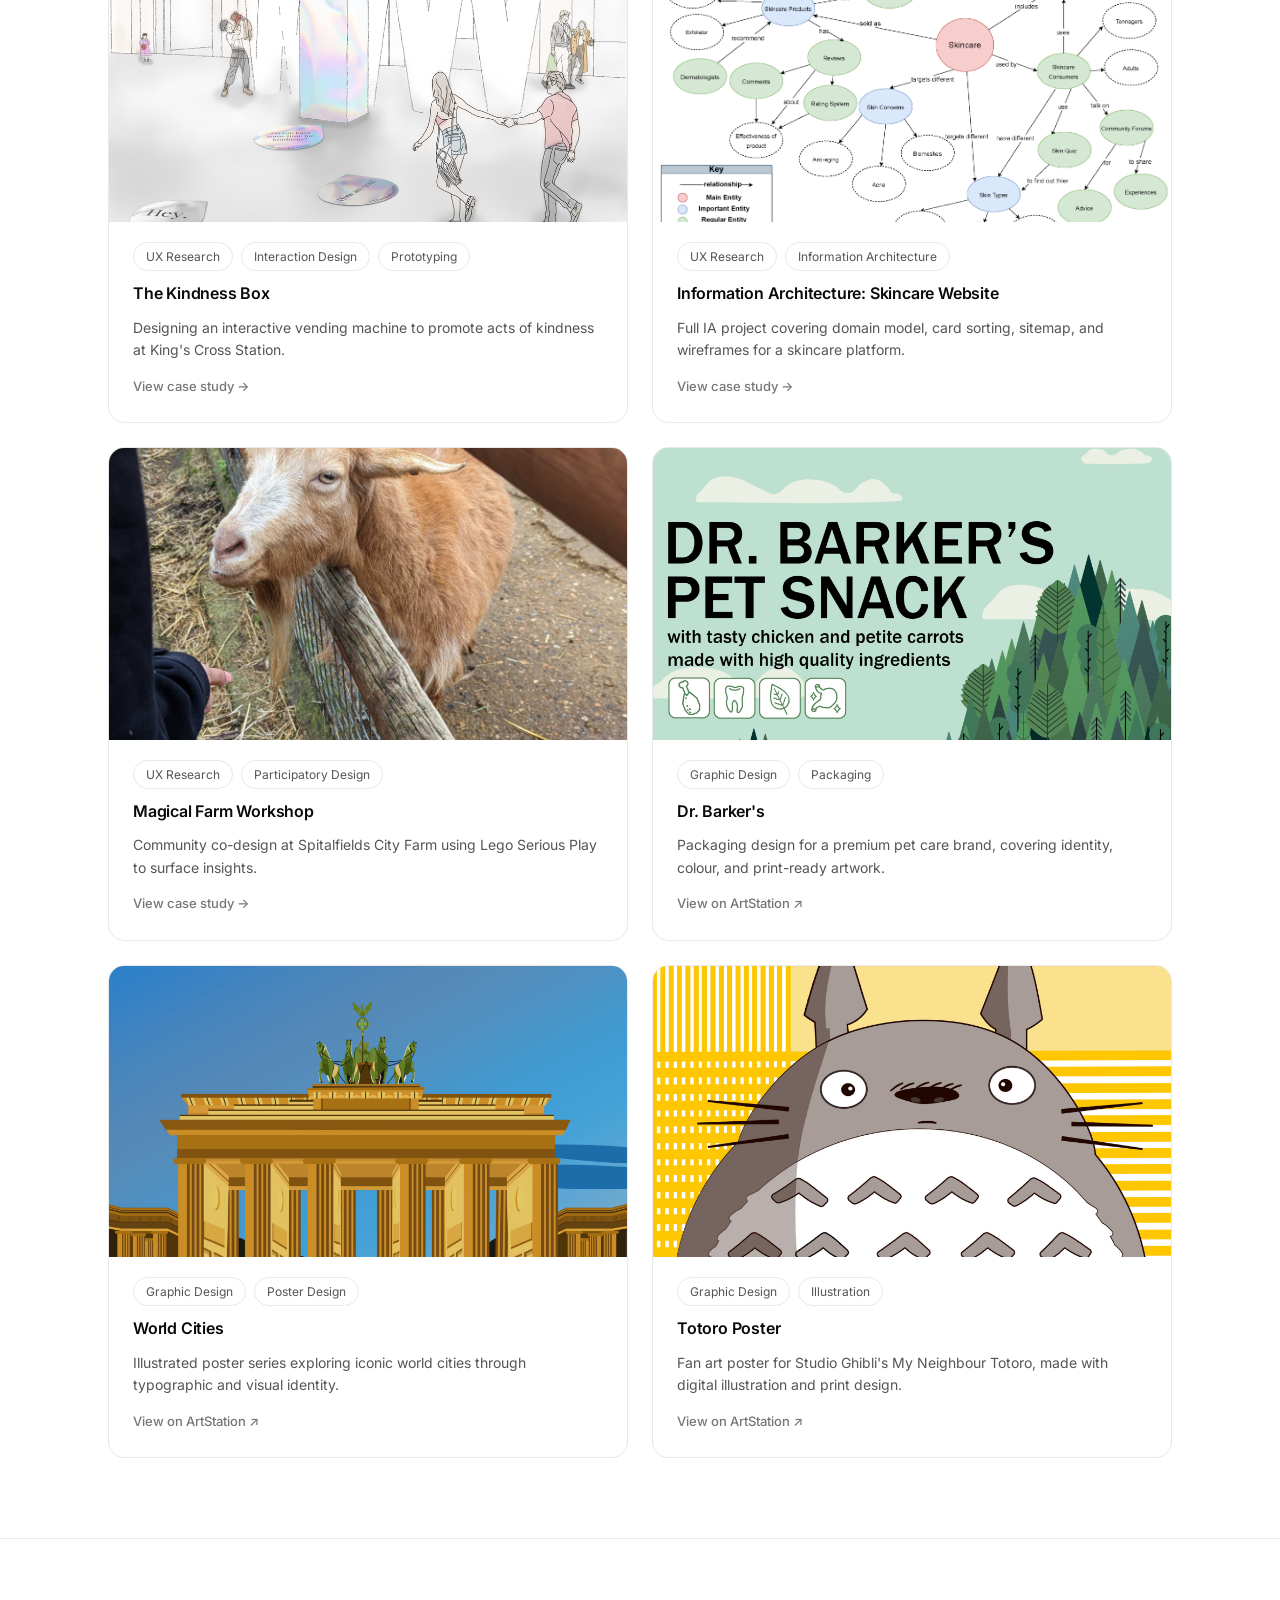
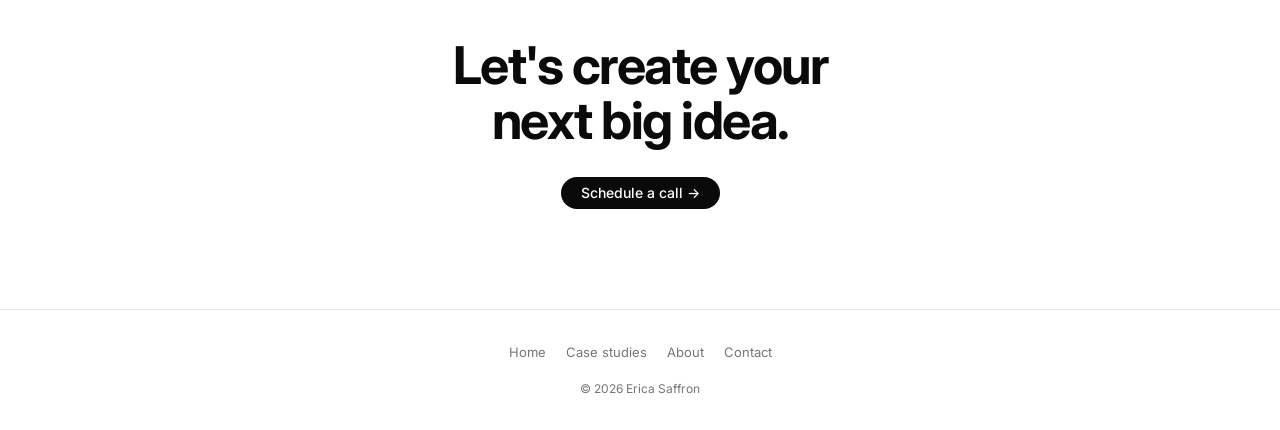
<file: portfolio.html>
<!DOCTYPE html>
<html lang="en">
<head>
  <meta charset="UTF-8">
  <meta name="viewport" content="width=device-width, initial-scale=1.0">
  <title>Case Studies | Erica Saffron</title>
  <meta name="description" content="UX research and design case studies by Erica Saffron, covering participatory design, information architecture, interaction design, and more.">
  <link rel="preconnect" href="https://fonts.googleapis.com">
  <link rel="preconnect" href="https://fonts.gstatic.com" crossorigin>
  <link href="https://fonts.googleapis.com/css2?family=Inter:wght@300;400;500;600;700&display=swap" rel="stylesheet">
  <link rel="stylesheet" href="css/style.css">
  <style>
    .project-card[data-category] { transition: opacity 0.2s, transform 0.2s; }
    .project-card.hidden { display: none; }
  </style>
</head>
<body>
  <a href="#main" class="skip-link">Skip to main content</a>

  <nav class="nav">
    <div class="nav__inner">
            <a href="index.html" class="nav__logo" aria-label="Erica Saffron home">
        <img src="images/logo-black.jpg" alt="Erica Saffron" style="width:40px;height:40px;border-radius:999px;object-fit:cover;display:block;">
      </a>
      <ul class="nav__links" id="navLinks">
        <li><a href="index.html">Home</a></li>
        <li><a href="portfolio.html" class="active">Case studies</a></li>
        <li><a href="about.html">About</a></li>
        <li><a href="contact.html">Contact</a></li>
      </ul>
      <button class="nav__toggle" id="navToggle" type="button" aria-label="Toggle navigation menu" aria-controls="navLinks" aria-expanded="false" aria-haspopup="true">
        <span aria-hidden="true"></span><span aria-hidden="true"></span><span aria-hidden="true"></span>
      </button>
    </div>
  </nav>

  <main id="main">

    <section class="portfolio-hero">
      <div class="container">
        <h1>Case Studies</h1>
        <p>I've had the opportunity to collaborate with a range of amazing teams and projects. Here are some of the works I'm most proud of.</p>
      </div>
    </section>

    <section style="padding: 0 0 80px;">
      <div class="container">

        <!-- Filter -->
        <div class="portfolio-filter" id="filterBar">
          <button class="filter-btn active" data-filter="all">All</button>
          <button class="filter-btn" data-filter="ux-research">UX Research</button>
          <button class="filter-btn" data-filter="interaction">Interaction Design</button>
          <button class="filter-btn" data-filter="ui-ux">UI/UX</button>
          <button class="filter-btn" data-filter="graphic">Graphic Design</button>
        </div>

        <div class="projects-grid" id="projectsGrid">

          <a href="https://www.playfifaheroes.com/" target="_blank" rel="noopener" class="project-card" data-category="ui-ux">
            <div class="project-card__thumb" style="background:#0a0a0a;">
              <img src="images/fifa-heros-thumb.jpg" alt="FIFA Heros" onerror="this.style.display='none'">
            </div>
            <div class="project-card__body">
              <div class="tag-group" style="margin-bottom:10px;">
                <span class="tag">UI/UX</span>
              </div>
              <div class="project-card__title">FIFA Heros</div>
              <p style="font-size:14px;color:var(--gray-600);line-height:1.6;">UI/UX design for FIFA Heroes, the officially licensed FIFA 5v5 mobile football game.</p>
              <div class="project-card__arrow">View project ↗</div>
            </div>
          </a>

          <a href="https://livelystudio.com/insight-opinion-and-news/warped-kart-racer-avp/" target="_blank" rel="noopener" class="project-card" data-category="ui-ux interaction">
            <div class="project-card__thumb" style="background:#e8eaf0;">
              <img src="images/warped-kart-AP-thumb.jpg" alt="Warped Kart Racers for Apple Vision Pro" onerror="this.style.display='none'">
            </div>
            <div class="project-card__body">
              <div class="tag-group" style="margin-bottom:10px;">
                <span class="tag">UI/UX</span>
                <span class="tag">Mixed Reality</span>
              </div>
              <div class="project-card__title">Warped Kart Racers for Apple Vision Pro</div>
              <p style="font-size:14px;color:var(--gray-600);line-height:1.6;">UI/UX design for the first kart racing game on Apple Vision Pro.</p>
              <div class="project-card__arrow">View project ↗</div>
            </div>
          </a>

          <a href="https://electricsquare.com/games/warped-kart-racers/" target="_blank" rel="noopener" class="project-card" data-category="ui-ux interaction">
            <div class="project-card__thumb" style="background:#e8eaf0;">
              <img src="images/warped-kart-thumb.jpg" alt="Warped Kart Racers for iOS" onerror="this.style.display='none'">
            </div>
            <div class="project-card__body">
              <div class="tag-group" style="margin-bottom:10px;">
                <span class="tag">UI/UX</span>
                <span class="tag">iOS</span>
              </div>
              <div class="project-card__title">Warped Kart Racers</div>
              <p style="font-size:14px;color:var(--gray-600);line-height:1.6;">UI/UX design for the iOS kart racing game from Electric Square.</p>
              <div class="project-card__arrow">View project ↗</div>
            </div>
          </a>

          <a href="https://electricsquare.com/games/need-for-speed-unbound/" target="_blank" rel="noopener" class="project-card" data-category="ui-ux">
            <div class="project-card__thumb" style="background:#0a0a0a;">
              <img src="images/nfs-thumb.jpg" alt="Need for Speed Unbound" onerror="this.style.display='none'">
            </div>
            <div class="project-card__body">
              <div class="tag-group" style="margin-bottom:10px;">
                <span class="tag">UI/UX</span>
                <span class="tag">Vector Graphics</span>
              </div>
              <div class="project-card__title">Need for Speed Unbound</div>
              <p style="font-size:14px;color:var(--gray-600);line-height:1.6;">UI/UX and vector graphics for EA's flagship racing franchise at Electric Square.</p>
              <div class="project-card__arrow">View project ↗</div>
            </div>
          </a>

                    <a href="kindness-box.html" class="project-card" data-category="ux-research interaction">
            <div class="project-card__thumb" style="background:#f0ede8;">
              <img src="images/kindness-box-thumb.jpg" alt="The Kindness Box" onerror="this.style.display='none'">
            </div>
            <div class="project-card__body">
              <div class="tag-group" style="margin-bottom:10px;">
                <span class="tag">UX Research</span>
                <span class="tag">Interaction Design</span>
                <span class="tag">Prototyping</span>
              </div>
              <div class="project-card__title">The Kindness Box</div>
              <p style="font-size:14px;color:var(--gray-600);line-height:1.6;">Designing an interactive vending machine to promote acts of kindness at King's Cross Station.</p>
              <div class="project-card__arrow">View case study →</div>
            </div>
          </a>

          <a href="information-architecture.html" class="project-card" data-category="ux-research">
            <div class="project-card__thumb" style="background:#fce8e6;">
              <img src="images/ia-thumb.jpg" alt="Information Architecture" onerror="this.style.display='none'">
            </div>
            <div class="project-card__body">
              <div class="tag-group" style="margin-bottom:10px;">
                <span class="tag">UX Research</span>
                <span class="tag">Information Architecture</span>
              </div>
              <div class="project-card__title">Information Architecture: Skincare Website</div>
              <p style="font-size:14px;color:var(--gray-600);line-height:1.6;">Full IA project covering domain model, card sorting, sitemap, and wireframes for a skincare platform.</p>
              <div class="project-card__arrow">View case study →</div>
            </div>
          </a>

          <a href="participatory-design.html" class="project-card" data-category="ux-research">
            <div class="project-card__thumb" style="background:#e8f0e8;">
              <img src="images/farm-thumb.jpg" alt="Magical Farm Workshop" onerror="this.style.display='none'">
            </div>
            <div class="project-card__body">
              <div class="tag-group" style="margin-bottom:10px;">
                <span class="tag">UX Research</span>
                <span class="tag">Participatory Design</span>
              </div>
              <div class="project-card__title">Magical Farm Workshop</div>
              <p style="font-size:14px;color:var(--gray-600);line-height:1.6;">Community co-design at Spitalfields City Farm using Lego Serious Play to surface insights.</p>
              <div class="project-card__arrow">View case study →</div>
            </div>
          </a>

          <a href="https://www.artstation.com/artwork/g8GXOL" target="_blank" rel="noopener" class="project-card" data-category="graphic">
            <div class="project-card__thumb" style="background:#f5f0e8;">
              <img src="images/drbarkers-thumb.jpg" alt="Dr. Barker's" onerror="this.style.display='none'">
            </div>
            <div class="project-card__body">
              <div class="tag-group" style="margin-bottom:10px;">
                <span class="tag">Graphic Design</span>
                <span class="tag">Packaging</span>
              </div>
              <div class="project-card__title">Dr. Barker's</div>
              <p style="font-size:14px;color:var(--gray-600);line-height:1.6;">Packaging design for a premium pet care brand, covering identity, colour, and print-ready artwork.</p>
              <div class="project-card__arrow">View on ArtStation ↗</div>
            </div>
          </a>

          <a href="https://www.artstation.com/artwork/VyD9VP" target="_blank" rel="noopener" class="project-card" data-category="graphic">
            <div class="project-card__thumb" style="background:#e8eef5;">
              <img src="images/worldcities-thumb.jpg" alt="World Cities poster" onerror="this.style.display='none'">
            </div>
            <div class="project-card__body">
              <div class="tag-group" style="margin-bottom:10px;">
                <span class="tag">Graphic Design</span>
                <span class="tag">Poster Design</span>
              </div>
              <div class="project-card__title">World Cities</div>
              <p style="font-size:14px;color:var(--gray-600);line-height:1.6;">Illustrated poster series exploring iconic world cities through typographic and visual identity.</p>
              <div class="project-card__arrow">View on ArtStation ↗</div>
            </div>
          </a>

          <a href="https://www.artstation.com/artwork/YKbEyb" target="_blank" rel="noopener" class="project-card" data-category="graphic">
            <div class="project-card__thumb" style="background:#f0f5e8;">
              <img src="images/totoro-thumb.jpg" alt="Totoro Poster" onerror="this.style.display='none'">
            </div>
            <div class="project-card__body">
              <div class="tag-group" style="margin-bottom:10px;">
                <span class="tag">Graphic Design</span>
                <span class="tag">Illustration</span>
              </div>
              <div class="project-card__title">Totoro Poster</div>
              <p style="font-size:14px;color:var(--gray-600);line-height:1.6;">Fan art poster for Studio Ghibli's My Neighbour Totoro, made with digital illustration and print design.</p>
              <div class="project-card__arrow">View on ArtStation ↗</div>
            </div>
          </a>

        </div>

      </div>
    </section>

    <div class="footer-cta">
      <div class="container">
        <h2 class="footer-cta__heading">Let's create your<br>next big idea.</h2>
        <a href="https://calendly.com/ericasaffron/initial-consultation" target="_blank" rel="noopener" class="btn btn--primary">Schedule a call →</a>
      </div>
    </div>

  </main>

  <footer>
    <div class="footer__inner">
      <nav class="footer__nav">
        <a href="index.html">Home</a>
        <a href="portfolio.html">Case studies</a>
        <a href="about.html">About</a>
        <a href="contact.html">Contact</a>
      </nav>
      <p class="footer__copy">© 2026 Erica Saffron</p>
    </div>
  </footer>

  <script src="js/nav.js"></script>
  <script>
    // Filter
    const filterBtns = document.querySelectorAll('.filter-btn');
    const cards = document.querySelectorAll('.project-card[data-category]');

    filterBtns.forEach(btn => {
      btn.addEventListener('click', () => {
        filterBtns.forEach(b => b.classList.remove('active'));
        btn.classList.add('active');
        const filter = btn.dataset.filter;
        cards.forEach(card => {
          if (filter === 'all' || card.dataset.category.includes(filter)) {
            card.classList.remove('hidden');
          } else {
            card.classList.add('hidden');
          }
        });
      });
    });
  </script>
</body>
</html>
</file>
<file: css/style.css>
/* =========================================
   Erica Saffron — Portfolio
   style.css
   ========================================= */

/* ------------------------------------------
   RESET & BASE
------------------------------------------ */
*, *::before, *::after {
  box-sizing: border-box;
  margin: 0;
  padding: 0;
}

:root {
  --black:      #0a0a0a;
  --gray-800:   #1a1a1a;
  --gray-600:   #555555;
  --gray-400:   #767676;
  --gray-200:   #e8e8e8;
  --gray-100:   #f5f5f5;
  --white:      #ffffff;

  --accent:        #3d4f90;
  --accent-teal:   #3dbfa0;
  --accent-pink:   #e06088;
  --accent-navy:   #3d4f90;
  --accent-bg:     #eef0f9;

  --font-sans:  'Inter', -apple-system, BlinkMacSystemFont, 'Segoe UI', Helvetica, Arial, sans-serif;

  --nav-h:      64px;
  --max-w:      1160px;
  --content-w:  720px;

  --radius-sm:  6px;
  --radius-md:  10px;
  --radius-lg:  16px;
  --radius-pill:100px;

  --ease:       cubic-bezier(0.25, 0.1, 0.25, 1);
}

html {
  font-size: 16px;
  scroll-behavior: smooth;
}

body {
  font-family: var(--font-sans);
  background: var(--white);
  color: var(--black);
  -webkit-font-smoothing: antialiased;
  -moz-osx-font-smoothing: grayscale;
  line-height: 1.6;
  min-height: 100vh;
  display: flex;
  flex-direction: column;
}

img {
  max-width: 100%;
  display: block;
}

a {
  color: inherit;
  text-decoration: none;
}

ul, ol {
  list-style: none;
}

/* ------------------------------------------
   SKIP LINK
------------------------------------------ */
.skip-link {
  position: absolute;
  top: -100%;
  left: 16px;
  background: var(--black);
  color: var(--white);
  padding: 10px 20px;
  font-size: 14px;
  font-weight: 500;
  border-radius: 0 0 var(--radius-md) var(--radius-md);
  z-index: 9999;
  transition: top 0.1s;
}

.skip-link:focus {
  top: 0;
}

/* ------------------------------------------
   TYPOGRAPHY SCALE
------------------------------------------ */
.t-display {
  font-size: clamp(42px, 7vw, 80px);
  font-weight: 700;
  letter-spacing: -2px;
  line-height: 1.0;
}

.t-h1 {
  font-size: clamp(32px, 5vw, 56px);
  font-weight: 700;
  letter-spacing: -1.5px;
  line-height: 1.05;
}

.t-h2 {
  font-size: clamp(22px, 3vw, 28px);
  font-weight: 600;
  letter-spacing: -0.5px;
  line-height: 1.2;
}

.t-h3 {
  font-size: 18px;
  font-weight: 600;
  letter-spacing: -0.2px;
  line-height: 1.3;
}

.t-body {
  font-size: 16px;
  line-height: 1.75;
  color: var(--gray-600);
}

.t-small {
  font-size: 13px;
  line-height: 1.5;
  color: var(--gray-400);
}

.t-label {
  font-size: 11px;
  font-weight: 500;
  text-transform: uppercase;
  letter-spacing: 0.1em;
  color: var(--gray-400);
}

/* ------------------------------------------
   LAYOUT HELPERS
------------------------------------------ */
.container {
  max-width: var(--max-w);
  margin: 0 auto;
  padding: 0 48px;
}

.content-width {
  max-width: var(--content-w);
}

main {
  flex: 1;
}

/* ------------------------------------------
   NAV
------------------------------------------ */
.nav {
  position: sticky;
  top: 0;
  z-index: 200;
  background: rgba(255, 255, 255, 0.92);
  backdrop-filter: blur(12px);
  -webkit-backdrop-filter: blur(12px);
  border-bottom: 1px solid var(--gray-200);
  height: var(--nav-h);
}

.nav__inner {
  max-width: var(--max-w);
  margin: 0 auto;
  padding: 0 48px;
  height: 100%;
  display: flex;
  align-items: center;
  justify-content: space-between;
}

.nav__logo {
  font-size: 20px;
  font-weight: 700;
  letter-spacing: -0.5px;
  color: var(--black);
  transition: opacity 0.15s var(--ease);
}

.nav__logo:hover { opacity: 0.6; }

.nav__links {
  display: flex;
  align-items: center;
  gap: 36px;
}

.nav__links a {
  font-size: 14px;
  color: var(--gray-600);
  transition: color 0.15s var(--ease);
}

.nav__links a:hover,
.nav__links a.active {
  color: var(--black);
}

.nav__cta {
  font-size: 13px;
  font-weight: 500;
  background: var(--black);
  color: var(--white) !important;
  padding: 9px 20px;
  border-radius: var(--radius-pill);
  transition: opacity 0.15s var(--ease) !important;
}

.nav__cta:hover { opacity: 0.75 !important; }

/* Mobile nav toggle */
.nav__toggle {
  display: none;
  flex-direction: column;
  gap: 5px;
  cursor: pointer;
  padding: 4px;
  background: none;
  border: none;
}

.nav__toggle span {
  display: block;
  width: 22px;
  height: 2px;
  background: var(--black);
  border-radius: 2px;
  transition: transform 0.2s var(--ease), opacity 0.2s var(--ease);
}

.nav__toggle:focus-visible,
.nav__links a:focus-visible,
.nav__logo:focus-visible {
  outline: 3px solid var(--black);
  outline-offset: 3px;
  border-radius: 6px;
}

/* ------------------------------------------
   FOCUS STYLES (keyboard navigation)
------------------------------------------ */
.btn:focus-visible {
  outline: 3px solid var(--black);
  outline-offset: 3px;
}

.project-card:focus-visible {
  outline: 3px solid var(--black);
  outline-offset: 3px;
}

.filter-btn:focus-visible {
  outline: 3px solid var(--black);
  outline-offset: 3px;
}

.home-hero__social a:focus-visible {
  outline: 3px solid var(--black);
  outline-offset: 3px;
  border-radius: var(--radius-pill);
}

.home-intro__link:focus-visible,
.contact-link:focus-visible,
.back-link:focus-visible,
.footer__nav a:focus-visible {
  outline: 3px solid var(--black);
  outline-offset: 3px;
  border-radius: 2px;
}

.nav--compact .nav__links {
  display: none;
}

.nav--compact .nav__toggle {
  display: flex;
}

.nav--compact .nav__cta {
  display: none;
}

.nav--compact .nav__links.open {
  display: flex;
  flex-direction: column;
  position: fixed;
  top: var(--nav-h);
  left: 0;
  right: 0;
  background: var(--white);
  border-bottom: 1px solid var(--gray-200);
  padding: 24px 20px 28px;
  gap: 24px;
  z-index: 199;
}

.nav--compact .nav__links.open a {
  font-size: 16px;
}

/* ------------------------------------------
   BUTTONS
------------------------------------------ */
.btn {
  display: inline-flex;
  align-items: center;
  gap: 8px;
  font-size: 14px;
  font-weight: 500;
  padding: 5px 20px;
  border-radius: var(--radius-pill);
  transition: opacity 0.15s var(--ease), transform 0.15s var(--ease);
  cursor: pointer;
  border: none;
}

.btn:hover { opacity: 0.8; transform: translateY(-1px); }
.btn:active { transform: translateY(0); }

.btn--primary {
  background: var(--black);
  color: var(--white);
}

.btn--outline {
  background: transparent;
  color: var(--black);
  border: 1.5px solid var(--black);
}

.btn--outline:hover {
  border-color: var(--black);
  opacity: 1;
}

/* ------------------------------------------
   TAGS / CHIPS
------------------------------------------ */
.tag {
  display: inline-block;
  font-size: 12px;
  font-weight: 400;
  color: var(--gray-600);
  border: 1px solid var(--gray-200);
  padding: 4px 12px;
  border-radius: var(--radius-pill);
  white-space: nowrap;
}

.tag-group {
  display: flex;
  flex-wrap: wrap;
  gap: 8px;
}

/* ------------------------------------------
   DIVIDERS
------------------------------------------ */
.divider {
  border: none;
  border-top: 1px solid var(--gray-200);
  margin: 56px 0;
}

.section-label {
  display: flex;
  align-items: center;
  gap: 16px;
  margin-bottom: 40px;
}

.section-label::before,
.section-label::after {
  content: '';
  flex: 1;
  height: 1px;
  background: var(--gray-200);
}

.section-label span {
  font-size: 11px;
  font-weight: 500;
  text-transform: uppercase;
  letter-spacing: 0.15em;
  color: var(--gray-400);
  white-space: nowrap;
}

/* ------------------------------------------
   MARQUEE / TICKER
------------------------------------------ */
.marquee-wrap {
  overflow: hidden;
  padding: 18px 0;
  margin: 60px 0;
}

.marquee-track {
  display: flex;
  width: max-content;
  animation: marquee 28s linear infinite;
}

.marquee-track span {
  font-size: 13px;
  font-weight: 500;
  letter-spacing: 0.01em;
  white-space: nowrap;
  padding: 6px 18px;
  border-radius: 999px;
  margin-right: 28px;
}

.marquee-track span.dot::after { content: none; }

.marquee-track span:nth-child(7n+1) { background: #c8ede4; color: #1a6b55; }
.marquee-track span:nth-child(7n+2) { background: #f8d0df; color: #8a2448; }
.marquee-track span:nth-child(7n+3) { background: #dde0f5; color: #2d3d6e; }
.marquee-track span:nth-child(7n+4) { background: #b8e8dc; color: #135c48; }
.marquee-track span:nth-child(7n+5) { background: #f5c8d8; color: #7a1e40; }
.marquee-track span:nth-child(7n+6) { background: #cdd2f0; color: #263578; }
.marquee-track span:nth-child(7n+0) { background: #d8ece6; color: #1e5c4a; }

@keyframes marquee {
  from { transform: translateX(0); }
  to   { transform: translateX(-25%); }
}

/* ------------------------------------------
   HOME INTRO
------------------------------------------ */
.home-intro {
  padding: 72px 0;
  border-top: 1px solid var(--gray-200);
}

.home-intro__inner {
  display: grid;
  grid-template-columns: 220px 1fr;
  gap: 64px;
  align-items: center;
}

.home-intro__photo {
  border-radius: 50%;
  overflow: hidden;
  aspect-ratio: 1;
  background: var(--gray-100);
  box-shadow: 0 10px 30px rgba(17, 24, 39, 0.08);
}

.home-intro__photo img {
  width: 100%;
  height: 100%;
  object-fit: cover;
  object-position: center top;
}

.home-intro__body {
  font-size: 19px;
  line-height: 1.7;
  color: var(--gray-600);
  margin-bottom: 24px;
  max-width: 58ch;
}

.home-intro__link {
  font-size: 14px;
  font-weight: 500;
  color: var(--black);
  display: inline-flex;
  align-items: center;
  gap: 6px;
  border-bottom: 1.5px solid var(--black);
  padding-bottom: 2px;
  transition: opacity 0.15s var(--ease);
}

.home-intro__link:hover { opacity: 0.55; }

@media (max-width: 680px) {
  .home-intro__inner {
    grid-template-columns: 1fr;
    gap: 28px;
  }

  .home-intro__photo {
    width: 180px;
    margin: 0 auto;
  }

  .home-intro__photo img {
    width: 100%;
    aspect-ratio: 1;
  }

  .home-intro__body { font-size: 16px; }
}

/* ------------------------------------------
   PROJECT CARDS
------------------------------------------ */
.projects-grid {
  display: grid;
  grid-template-columns: repeat(auto-fill, minmax(340px, 1fr));
  gap: 24px;
}

.project-card {
  border: 1px solid var(--gray-200);
  border-radius: var(--radius-lg);
  overflow: hidden;
  transition: border-color 0.2s var(--ease), transform 0.2s var(--ease), box-shadow 0.2s var(--ease);
  background: var(--white);
}

.project-card:hover {
  border-color: var(--black);
  transform: translateY(-3px);
  box-shadow: 0 12px 32px rgba(0,0,0,0.08);
}

.project-card__thumb {
  aspect-ratio: 16 / 9;
  background: var(--gray-100);
  overflow: hidden;
}

.project-card__thumb img {
  width: 100%;
  height: 100%;
  object-fit: cover;
  object-position: center;
  transition: transform 0.4s var(--ease);
}

.project-card:hover .project-card__thumb img {
  transform: scale(1.04);
}

.project-card__body {
  padding: 20px 24px 24px;
}

.project-card__title {
  font-size: 16px;
  font-weight: 600;
  letter-spacing: -0.2px;
  margin-bottom: 10px;
  color: var(--black);
}

.project-card__arrow {
  display: inline-flex;
  align-items: center;
  gap: 6px;
  font-size: 13px;
  font-weight: 500;
  color: var(--gray-400);
  margin-top: 14px;
  transition: color 0.15s var(--ease), gap 0.15s var(--ease);
}

.project-card:hover .project-card__arrow {
  color: var(--black);
  gap: 10px;
}

/* ------------------------------------------
   SERVICES ROW
------------------------------------------ */
.services-grid {
  display: grid;
  grid-template-columns: repeat(3, minmax(0, 1fr));
  gap: 1px;
  background: var(--gray-200);
  border: 1px solid var(--gray-200);
  border-radius: var(--radius-md);
  overflow: hidden;
}

@media (max-width: 980px) {
  .services-grid {
    grid-template-columns: repeat(2, minmax(0, 1fr));
  }
}

@media (max-width: 640px) {
  .services-grid {
    grid-template-columns: 1fr;
  }
}

.service-item {
  background: var(--white);
  padding: 28px 24px;
  transition: background 0.15s var(--ease);
}

.service-item:hover { background: var(--gray-100); }

.service-item__icon {
  width: 32px;
  height: 32px;
  margin-bottom: 14px;
  color: var(--black);
}

.service-item__name {
  font-size: 15px;
  font-weight: 600;
  color: var(--black);
  margin-bottom: 6px;
}

.service-item__desc {
  font-size: 13px;
  color: var(--gray-600);
  line-height: 1.6;
}

/* ------------------------------------------
   FOOTER CTA BAND
------------------------------------------ */
.footer-cta {
  text-align: center;
  padding: 100px 48px;
  border-top: 1px solid var(--gray-200);
}

.footer-cta .container {
  display: flex;
  flex-direction: column;
  align-items: center;
  justify-content: center;
}


.footer-cta__heading {
  font-size: clamp(32px, 5vw, 52px);
  font-weight: 700;
  letter-spacing: -1.5px;
  margin-bottom: 28px;
  line-height: 1.05;
}

.footer-cta .container > div {
  display: flex;
  justify-content: center;
  align-items: center;
  text-align: center;
}

/* ------------------------------------------
   FOOTER
------------------------------------------ */
footer {
  border-top: 1px solid var(--gray-200);
  padding: 32px 48px;
}

.footer__inner {
  max-width: var(--max-w);
  margin: 0 auto;
  display: flex;
  flex-direction: column;
  align-items: center;
  justify-content: center;
  gap: 12px;
  text-align: center;
}

.footer__nav {
  display: flex;
  flex-wrap: wrap;
  justify-content: center;
  gap: 20px;
}

.footer__nav a {
  font-size: 13px;
  color: var(--gray-400);
  transition: color 0.15s var(--ease);
}

.footer__nav a:hover { color: var(--black); }

.footer__copy {
  font-size: 12px;
  color: var(--gray-400);
  margin-top: 4px;
}

/* ------------------------------------------
   BACK LINK
------------------------------------------ */
.back-link {
  display: inline-flex;
  align-items: center;
  gap: 8px;
  font-size: 13px;
  color: var(--gray-600);
  margin-bottom: 32px;
  transition: color 0.15s var(--ease);
}

.back-link:hover { color: var(--black); }

.back-link::before { content: '←'; }

/* ------------------------------------------
   CASE STUDY HERO
------------------------------------------ */
.cs-hero {
  padding: 56px 0 48px;
  border-bottom: 1px solid var(--gray-200);
  margin-bottom: 56px;
}

.cs-hero__layout {
  display: grid;
  grid-template-columns: 1fr 240px;
  gap: 56px;
  align-items: start;
}

.cs-hero h1 {
  font-size: clamp(28px, 4.5vw, 48px);
  font-weight: 700;
  letter-spacing: -1.2px;
  line-height: 1.08;
  margin-bottom: 16px;
}

.cs-hero__desc {
  font-size: 16px;
  color: var(--gray-600);
  line-height: 1.7;
  margin-top: 16px;
}

.cs-meta {
  border-top: 1px solid var(--gray-200);
  padding-top: 24px;
}

.cs-meta__row {
  display: flex;
  justify-content: space-between;
  align-items: baseline;
  gap: 16px;
  padding: 10px 0;
  border-bottom: 1px solid var(--gray-200);
  font-size: 13px;
}

.cs-meta__label { color: var(--gray-400); }
.cs-meta__value { color: var(--black); font-weight: 500; text-align: right; }

/* ------------------------------------------
   CASE STUDY BODY
------------------------------------------ */
.cs-body {
  padding-bottom: 80px;
}

.cs-section {
  margin-bottom: 56px;
}

.cs-section h2 {
  font-size: 20px;
  font-weight: 600;
  letter-spacing: -0.3px;
  padding-bottom: 14px;
  border-bottom: 1px solid var(--gray-200);
  margin-bottom: 20px;
}

.cs-section h3 {
  font-size: 15px;
  font-weight: 600;
  margin: 24px 0 8px;
  color: var(--black);
}

.cs-section p {
  font-size: 15px;
  line-height: 1.8;
  color: var(--gray-600);
  margin-bottom: 14px;
}

.cs-section p:last-child { margin-bottom: 0; }

/* Stat cards */
.stat-grid {
  display: grid;
  grid-template-columns: repeat(auto-fit, minmax(130px, 1fr));
  gap: 1px;
  background: var(--gray-200);
  border: 1px solid var(--gray-200);
  border-radius: var(--radius-md);
  overflow: hidden;
  margin: 20px 0 28px;
}

.stat {
  background: var(--white);
  padding: 20px 18px;
}

.stat__label {
  font-size: 11px;
  text-transform: uppercase;
  letter-spacing: 0.08em;
  color: var(--gray-400);
  margin-bottom: 6px;
}

.stat__value {
  font-size: 30px;
  font-weight: 700;
  letter-spacing: -1px;
  color: var(--black);
  line-height: 1;
}

.stat__desc {
  font-size: 12px;
  color: var(--gray-600);
  margin-top: 5px;
  line-height: 1.4;
}

/* Insight callout */
.callout {
  border-left: 3px solid var(--black);
  padding: 14px 0 14px 22px;
  margin: 22px 0;
}

.callout__label {
  font-size: 11px;
  text-transform: uppercase;
  letter-spacing: 0.08em;
  color: var(--gray-400);
  margin-bottom: 8px;
}

.callout p {
  font-size: 14px;
  color: var(--gray-600);
  line-height: 1.7;
  margin: 0 !important;
}

/* Reflection cards */
.reflections {
  display: flex;
  flex-direction: column;
  gap: 12px;
}

.reflection {
  background: var(--gray-100);
  border-radius: var(--radius-md);
  padding: 20px 24px;
}

.reflection__label {
  font-size: 11px;
  text-transform: uppercase;
  letter-spacing: 0.08em;
  color: var(--gray-400);
  margin-bottom: 8px;
}

.reflection p {
  font-size: 14px;
  color: var(--gray-600);
  line-height: 1.7;
  margin: 0 !important;
}

/* Skill tags */
.skill-tags {
  display: flex;
  flex-wrap: wrap;
  gap: 8px;
}

.skill-tag {
  font-size: 13px;
  background: var(--gray-100);
  color: var(--gray-600);
  padding: 7px 16px;
  border-radius: var(--radius-pill);
}

/* ------------------------------------------
   ABOUT PAGE
------------------------------------------ */
.about-hero {
  padding: 80px 0 60px;
}

.about-hero h1 {
  font-size: clamp(34px, 6vw, 60px);
  font-weight: 700;
  letter-spacing: -1.5px;
  line-height: 1.04;
  max-width: 760px;
  margin-bottom: 32px;
}

.about-hero__image-wrap {
  width: 100%;
  overflow: hidden;
  border-radius: 24px;
}

.about-hero__image-wrap img {
  width: 100%;
  height: auto;
  display: block;
  object-fit: cover;
}

.about-grid {
  display: grid;
  grid-template-columns: 280px 1fr;
  gap: 56px;
  align-items: start;
  padding: 56px 0;
  border-top: 1px solid var(--gray-200);
}

.about-bio p {
  font-size: 16px;
  line-height: 1.8;
  color: var(--gray-600);
  margin-bottom: 18px;
}

.about-photo {
  width: 240px;
  border-radius: 50%;
  overflow: hidden;
  aspect-ratio: 1 / 1;
  background: var(--gray-100);
  box-shadow: 0 10px 30px rgba(17, 24, 39, 0.08);
}

.about-photo img {
  width: 100%;
  height: 100%;
  object-fit: cover;
}

/* Experience timeline */
.exp-section {
  padding: 56px 0;
  border-top: 1px solid var(--gray-200);
}

.exp-list {
  margin-top: 32px;
  display: flex;
  flex-direction: column;
  gap: 0;
}

.exp-item {
  display: grid;
  grid-template-columns: 140px 1fr;
  gap: 24px;
  padding: 20px 0;
  border-bottom: 1px solid var(--gray-200);
}

.exp-item:first-child { border-top: 1px solid var(--gray-200); }

.exp-years {
  font-size: 13px;
  color: var(--gray-400);
  padding-top: 2px;
}

.exp-role {
  font-size: 15px;
  font-weight: 600;
  color: var(--black);
  margin-bottom: 2px;
}

.exp-company {
  font-size: 14px;
  color: var(--gray-600);
}

/* Why choose me grid */
.why-grid {
  display: grid;
  grid-template-columns: repeat(2, minmax(0, 1fr));
  gap: 24px;
  margin-top: 32px;
}

@media (max-width: 900px) {
  .why-grid {
    grid-template-columns: 1fr;
  }
}

.why-item {
  padding: 24px;
  border: 1px solid var(--gray-200);
  border-radius: var(--radius-lg);
}

.why-item__title {
  font-size: 15px;
  font-weight: 600;
  color: var(--black);
  margin-bottom: 8px;
  display: flex;
  align-items: center;
  gap: 8px;
}

.why-item__title i,
.why-item__title svg {
  width: 18px;
  height: 18px;
  flex-shrink: 0;
}

.why-item__title::before {
  content: none;
}

.why-item__desc {
  font-size: 14px;
  color: var(--gray-600);
  line-height: 1.65;
}

/* ------------------------------------------
   CONTACT PAGE
------------------------------------------ */
.contact-hero {
  padding: 80px 0 56px;
  border-bottom: 1px solid var(--gray-200);
}

.contact-hero h1 {
  font-size: clamp(32px, 5vw, 56px);
  font-weight: 700;
  letter-spacing: -1.5px;
  line-height: 1.06;
  margin-bottom: 20px;
}

.contact-hero p {
  font-size: 16px;
  color: var(--gray-600);
  line-height: 1.7;
  max-width: 520px;
}

.contact-grid {
  display: grid;
  grid-template-columns: 1fr 1fr;
  gap: 64px;
  padding: 56px 0;
}

.contact-card {
  border: 1px solid var(--gray-200);
  border-radius: var(--radius-lg);
  padding: 32px;
}

.contact-card h3 {
  font-size: 18px;
  font-weight: 600;
  margin-bottom: 8px;
}

.contact-card p {
  font-size: 14px;
  color: var(--gray-600);
  line-height: 1.65;
  margin-bottom: 24px;
}

.contact-links {
  display: flex;
  flex-direction: column;
  gap: 10px;
  margin-bottom: 24px;
}

.contact-link {
  display: inline-flex;
  align-items: center;
  gap: 10px;
  font-size: 14px;
  color: var(--gray-600);
  transition: color 0.15s var(--ease);
}

.contact-link:hover { color: var(--black); }

.contact-link svg {
  width: 16px;
  height: 16px;
  flex-shrink: 0;
}

/* Contact form */
.form-group {
  margin-bottom: 18px;
}

.form-group label {
  display: block;
  font-size: 13px;
  font-weight: 500;
  color: var(--gray-600);
  margin-bottom: 6px;
}

.form-group input,
.form-group textarea {
  width: 100%;
  padding: 12px 16px;
  border: 1px solid var(--gray-200);
  border-radius: var(--radius-sm);
  font-size: 15px;
  font-family: var(--font-sans);
  color: var(--black);
  background: var(--white);
  transition: border-color 0.15s var(--ease);
  resize: vertical;
  outline: none;
}

.form-group input:focus,
.form-group textarea:focus {
  border-color: var(--black);
  outline: 2px solid var(--black);
  outline-offset: 2px;
}

.form-group textarea {
  min-height: 130px;
}

/* ------------------------------------------
   PORTFOLIO PAGE
------------------------------------------ */
.portfolio-hero {
  padding: 80px 0 56px;
  border-bottom: 1px solid var(--gray-200);
  margin-bottom: 56px;
}

.portfolio-hero h1 {
  font-size: clamp(36px, 6vw, 64px);
  font-weight: 700;
  letter-spacing: -2px;
  line-height: 1.0;
  margin-bottom: 16px;
}

.portfolio-hero p {
  font-size: 17px;
  color: var(--gray-600);
  line-height: 1.7;
  max-width: 520px;
}

.portfolio-filter {
  display: flex;
  gap: 8px;
  flex-wrap: wrap;
  margin-bottom: 40px;
}

.filter-btn {
  font-size: 13px;
  padding: 7px 18px;
  border-radius: var(--radius-pill);
  border: 1px solid var(--gray-200);
  background: var(--white);
  color: var(--gray-600);
  cursor: pointer;
  transition: all 0.15s var(--ease);
}

.filter-btn:hover { border-color: var(--black); color: var(--black); }
.filter-btn.active { background: var(--black); color: var(--white); border-color: var(--black); }

/* ------------------------------------------
   HOME PAGE HERO
------------------------------------------ */
.home-hero {
  padding: 72px 0 56px;
}

.home-hero__eyebrow {
  font-size: 12px;
  font-weight: 500;
  text-transform: uppercase;
  letter-spacing: 0.12em;
  color: var(--black);
  margin-bottom: 14px;
}

.home-hero h1 {
  font-size: clamp(46px, 8vw, 84px);
  font-weight: 700;
  letter-spacing: -2px;
  line-height: 1.02;
  margin-bottom: 16px;
  max-width: 12ch;
}

.home-hero__name {
  display: block;
  font-size: 1em;
}

.home-hero__tagline {
  display: block;
  font-size: 0.78em;
  line-height: 1.03;
  margin-top: 0.15em;
}

.home-hero h1 em {
  font-style: italic;
  font-weight: 300;
  letter-spacing: -1px;
}

.home-hero__sub {
  font-size: 17px;
  color: var(--gray-600);
  line-height: 1.55;
  max-width: 480px;
  margin-bottom: 24px;
}

.home-hero__actions {
  display: flex;
  align-items: center;
  gap: 12px;
  flex-wrap: wrap;
}

.home-hero__social {
  display: flex;
  align-items: center;
  gap: 10px;
  margin-top: 24px;
  flex-wrap: wrap;
}

.home-hero__social a {
  font-size: 13px;
  font-weight: 500;
  color: var(--black);
  border: 1.5px solid var(--black);
  border-radius: var(--radius-pill);
  padding: 6px 16px;
  transition: opacity 0.15s var(--ease), transform 0.15s var(--ease);
}

.home-hero__social a:hover {
  opacity: 0.55;
  transform: translateY(-1px);
}

/* ------------------------------------------
   RESPONSIVE
------------------------------------------ */
@media (max-width: 900px) {
  .container { padding: 0 32px; }
  .nav__inner { padding: 0 32px; }
  footer { padding: 28px 32px; }
  .footer-cta { padding: 72px 32px; }

  .cs-hero__layout { grid-template-columns: 1fr; gap: 32px; }
  .about-grid { grid-template-columns: 1fr; gap: 40px; }
  .about-photo { width: 180px; max-width: 100%; aspect-ratio: 1 / 1; margin: 0 auto; }
  .contact-grid { grid-template-columns: 1fr; gap: 32px; }
}

@media (max-width: 640px) {
  .container { padding: 0 20px; }
  .nav__inner { padding: 0 20px; }
  footer { padding: 24px 20px; }
  .footer-cta { padding: 56px 20px; }

  .nav__links { display: none; }
  .nav__toggle { display: flex; }
  .nav__links.open {
    display: flex;
    flex-direction: column;
    position: fixed;
    top: var(--nav-h);
    left: 0; right: 0;
    background: var(--white);
    border-bottom: 1px solid var(--gray-200);
    padding: 24px 20px 28px;
    gap: 24px;
    z-index: 199;
  }

  .nav--compact .nav__links.open {
    display: flex;
  }

  .nav__links.open a { font-size: 16px; }
  .nav__cta { display: none; }

  .exp-item { grid-template-columns: 1fr; gap: 4px; }
  .footer__inner { flex-direction: column; align-items: flex-start; gap: 16px; }
  .home-hero { padding: 64px 0 56px; }
}

/* ------------------------------------------
   REDUCED MOTION
------------------------------------------ */
@media (prefers-reduced-motion: reduce) {
  .marquee-track {
    animation: none;
    transform: none;
  }

  html {
    scroll-behavior: auto;
  }

  *,
  *::before,
  *::after {
    transition-duration: 0.01ms !important;
  }
}
</file>
